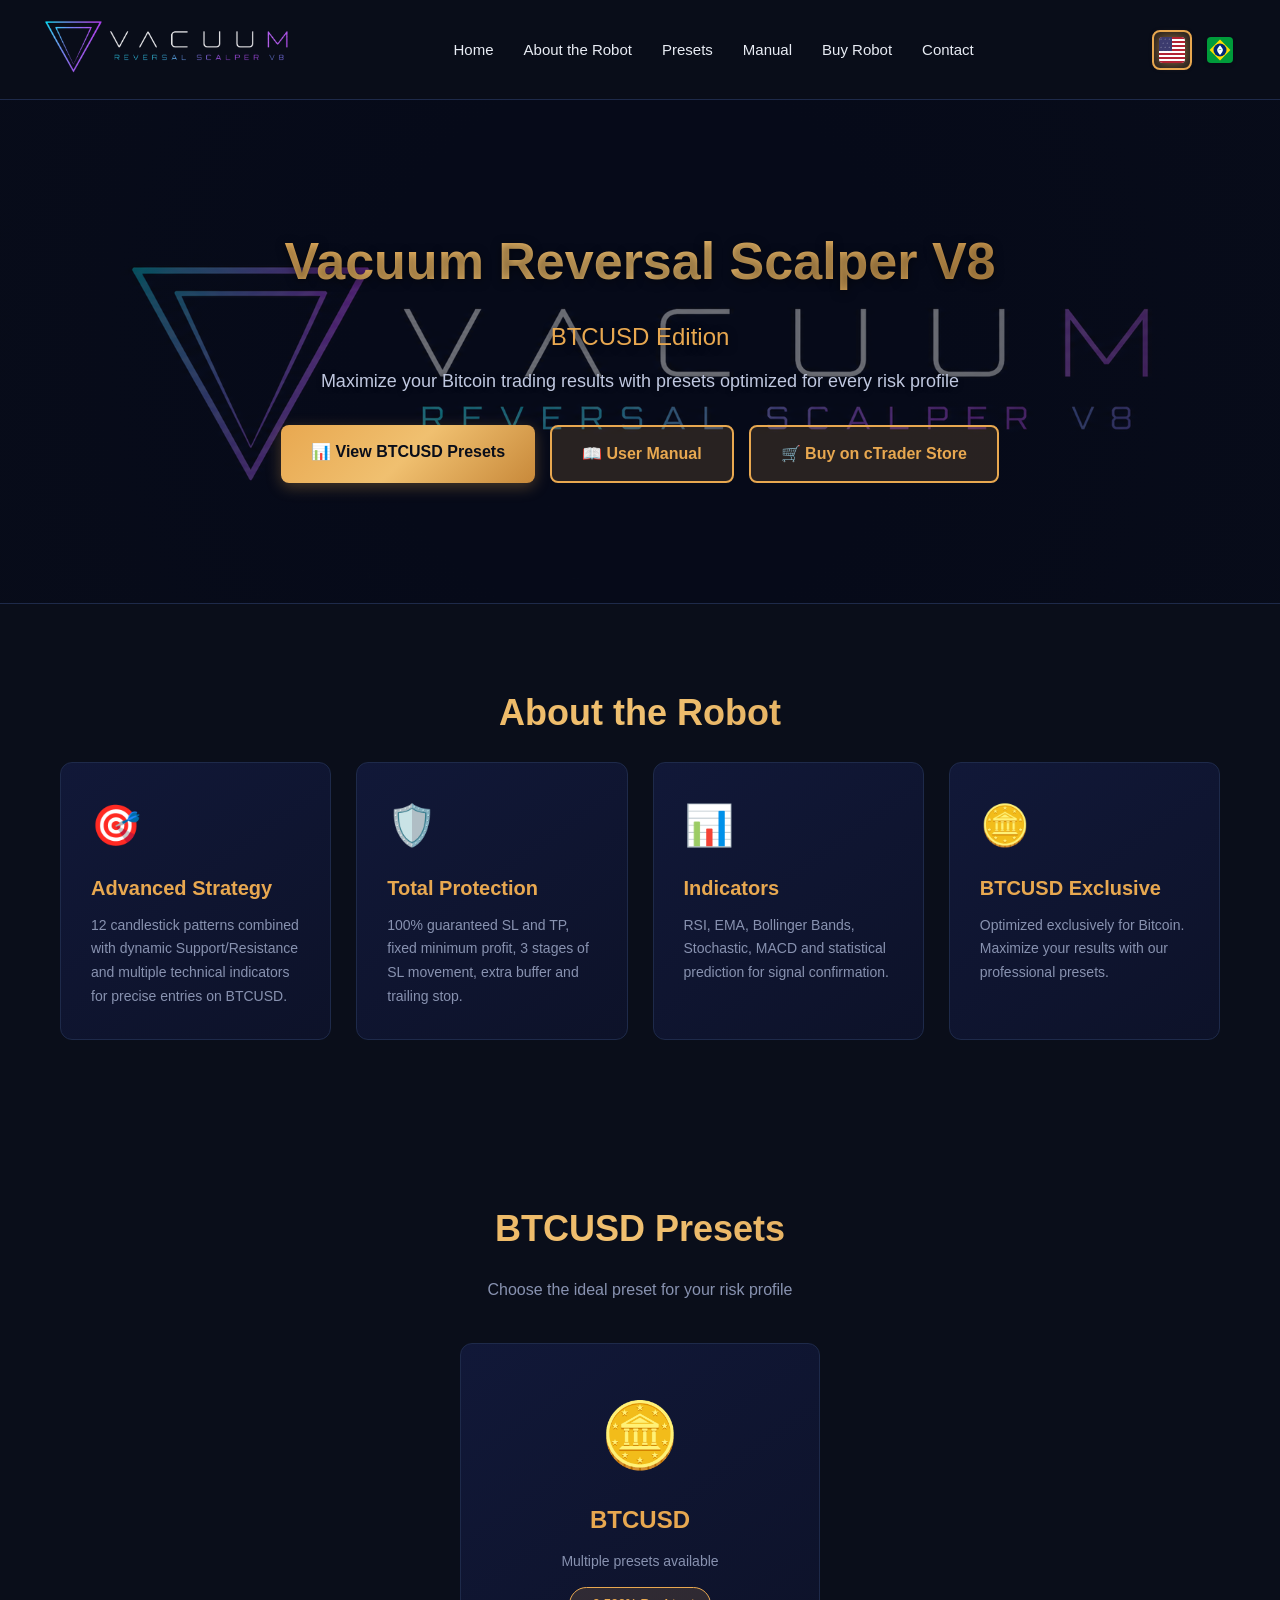
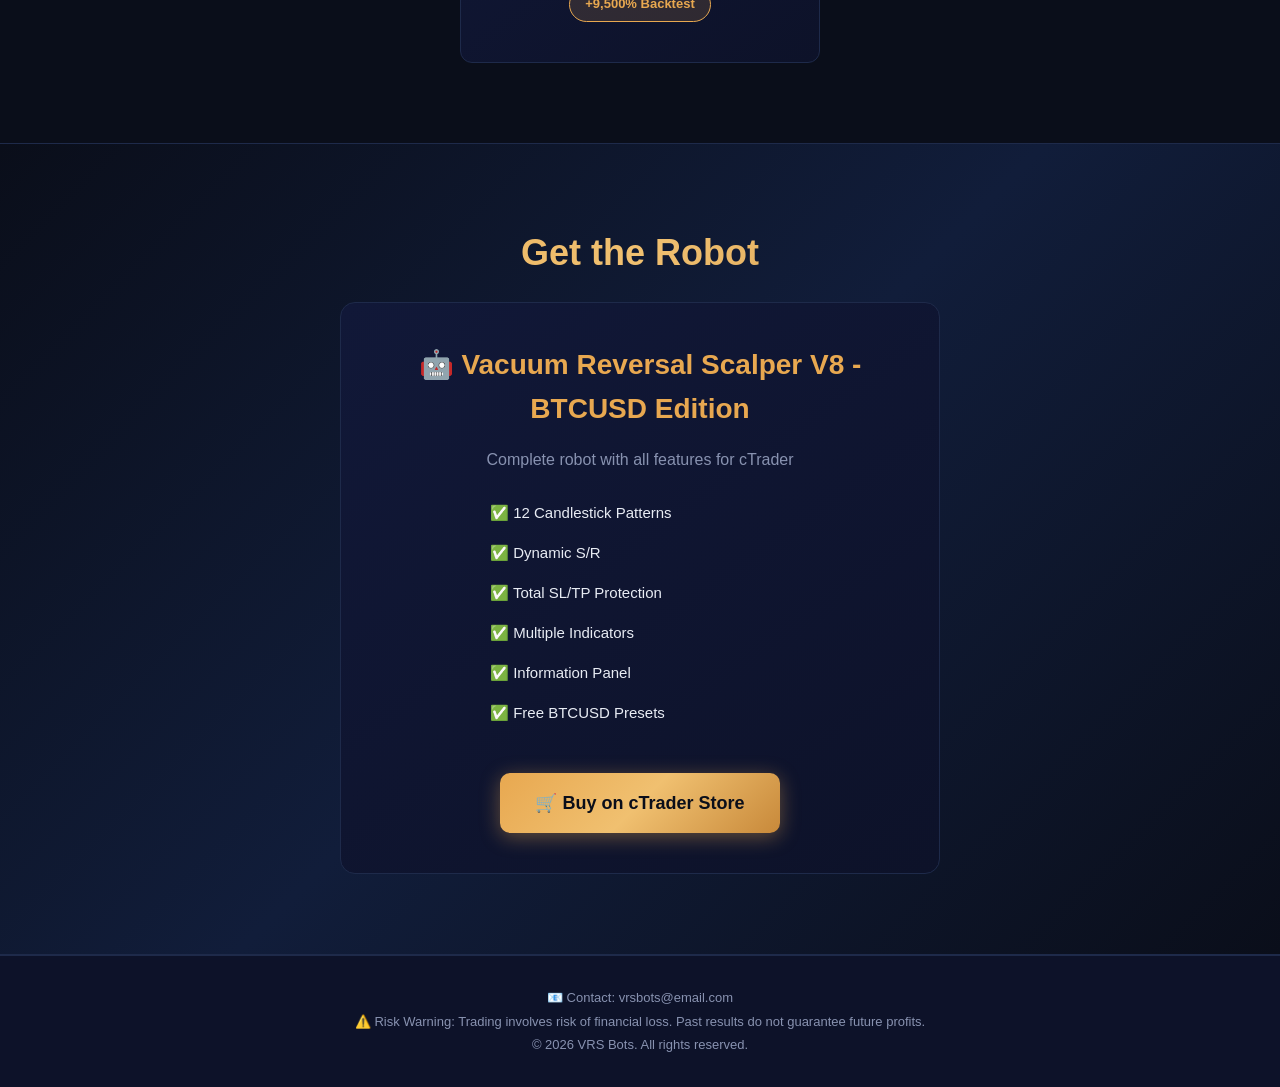
<file: index.html>
<!DOCTYPE html>
<html lang="en">
<head>
    <meta charset="UTF-8">
    <meta name="viewport" content="width=device-width, initial-scale=1.0">
    <title data-i18n="site.title">VRS Bots - Vacuum Reversal Scalper V8 - BTCUSD Edition</title>
    <meta name="description" data-i18n="site.description" content="Professional BTCUSD presets for Vacuum Reversal Scalper V8. Optimized performance for cTrader.">
    <link rel="stylesheet" href="https://sedenir-vitorino.github.io/Vaccum-Reversal-Scalper-V8/assets/css/style.css">
    <link rel="icon" type="image/x-icon" href="https://sedenir-vitorino.github.io/Vaccum-Reversal-Scalper-V8/assets/images/favicon.ico">
</head>
<body>
    <header>
        <nav>
            <div class="logo">
                <img src="https://sedenir-vitorino.github.io/Vaccum-Reversal-Scalper-V8/assets/images/logo.png" alt="VRS Bots" height="45">
            </div>
            <ul class="nav-links">
                <li><a href="#home" data-i18n="nav.home">Home</a></li>
                <li><a href="#about" data-i18n="nav.about">About the Robot</a></li>
                <li><a href="https://sedenir-vitorino.github.io/Vaccum-Reversal-Scalper-V8/presets/" data-i18n="nav.presets">Presets</a></li>
                <li><a href="https://sedenir-vitorino.github.io/Vaccum-Reversal-Scalper-V8/download/manual.html" data-i18n="nav.manual">Manual</a></li>
                <li><a href="#buy" data-i18n="nav.buy">Buy Robot</a></li>
                <li><a href="#contact" data-i18n="nav.contact">Contact</a></li>
            </ul>
        </nav>
    </header>

    <main>
        <!-- Hero com Banner -->
        <section id="home" class="hero">
            <h1 data-i18n="hero.title">Vacuum Reversal Scalper V8</h1>
            <p class="subtitle" data-i18n="hero.subtitle">BTCUSD Edition</p>
            <p data-i18n="hero.description">Maximize your Bitcoin trading results with presets optimized for every risk profile</p>
            <div class="cta-buttons">
                <a href="https://sedenir-vitorino.github.io/Vaccum-Reversal-Scalper-V8/presets/" class="btn-primary" data-i18n="hero.btn_presets">📊 View BTCUSD Presets</a>
                <a href="https://sedenir-vitorino.github.io/Vaccum-Reversal-Scalper-V8/download/manual.html" class="btn-secondary" data-i18n="hero.btn_manual">📖 User Manual</a>
                <a href="#buy" class="btn-secondary" data-i18n="hero.btn_buy">🛒 Buy on cTrader Store</a>
            </div>
        </section>

        <!-- Sobre o Robô -->
        <section id="about" class="about-section">
            <h2 data-i18n="about.title">About the Robot</h2>
            <div class="about-grid">
                <div class="about-card">
                    <div class="card-icon">🎯</div>
                    <h3 data-i18n="about.strategy.title">Advanced Strategy</h3>
                    <p data-i18n="about.strategy.desc">12 candlestick patterns combined with dynamic Support/Resistance and multiple technical indicators for precise entries on BTCUSD.</p>
                </div>
                <div class="about-card">
                    <div class="card-icon">🛡️</div>
                    <h3 data-i18n="about.protection.title">Total Protection</h3>
                    <p data-i18n="about.protection.desc">100% guaranteed SL and TP, fixed minimum profit, 3 stages of SL movement, extra buffer and trailing stop.</p>
                </div>
                <div class="about-card">
                    <div class="card-icon">📊</div>
                    <h3 data-i18n="about.indicators.title">Indicators</h3>
                    <p data-i18n="about.indicators.desc">RSI, EMA, Bollinger Bands, Stochastic, MACD and statistical prediction for signal confirmation.</p>
                </div>
                <div class="about-card">
                    <div class="card-icon">🪙</div>
                    <h3 data-i18n="about.asset.title">BTCUSD Exclusive</h3>
                    <p data-i18n="about.asset.desc">Optimized exclusively for Bitcoin. Maximize your results with our professional presets.</p>
                </div>
            </div>
        </section>

        <!-- Preset BTCUSD -->
        <section class="featured-presets">
            <h2 data-i18n="featured.title">BTCUSD Presets</h2>
            <p class="section-desc" data-i18n="featured.desc">Choose the ideal preset for your risk profile</p>
            
            <div class="preset-cards">
                <a href="presets/btcusd/" class="preset-card">
                    <span class="asset-icon">🪙</span>
                    <h3>BTCUSD</h3>
                    <p data-i18n="featured.presets_available">Multiple presets available</p>
                    <span class="badge">+9,500% Backtest</span>
                </a>
            </div>
        </section>

        <!-- Comprar Robô -->
        <section id="buy" class="buy-section">
            <h2 data-i18n="buy_section.title">Get the Robot</h2>
            <div class="buy-card">
                <div class="buy-info">
                    <h3 data-i18n="buy_section.robot_name">🤖 Vacuum Reversal Scalper V8 - BTCUSD Edition</h3>
                    <p data-i18n="buy_section.desc">Complete robot with all features for cTrader</p>
                    <ul data-i18n-list="buy_section.features">
                        <li>✅ 12 Candlestick Patterns</li>
                        <li>✅ Dynamic S/R</li>
                        <li>✅ Total SL/TP Protection</li>
                        <li>✅ Multiple Indicators</li>
                        <li>✅ Information Panel</li>
                        <li>✅ Free BTCUSD Presets</li>
                    </ul>
                    <a href="https://ctrader.com/loja/seu-robo-aqui" class="btn-buy" target="_blank" data-i18n="buy_section.btn">
                        🛒 Buy on cTrader Store
                    </a>
                </div>
            </div>
        </section>
    </main>

    <footer id="contact">
        <div class="footer-content">
            <p data-i18n="footer.contact">📧 Contact: vrsbots@email.com</p>
            <p data-i18n="footer.disclaimer">⚠️ Risk Warning: Trading involves risk of financial loss. Past results do not guarantee future profits.</p>
            <p data-i18n="footer.copyright">© 2026 VRS Bots. All rights reserved.</p>
        </div>
    </footer>

    <script src="https://sedenir-vitorino.github.io/Vaccum-Reversal-Scalper-V8/assets/js/i18n.js"></script>
    <script src="https://sedenir-vitorino.github.io/Vaccum-Reversal-Scalper-V8/assets/js/main.js"></script>
</body>
</html>
</file>
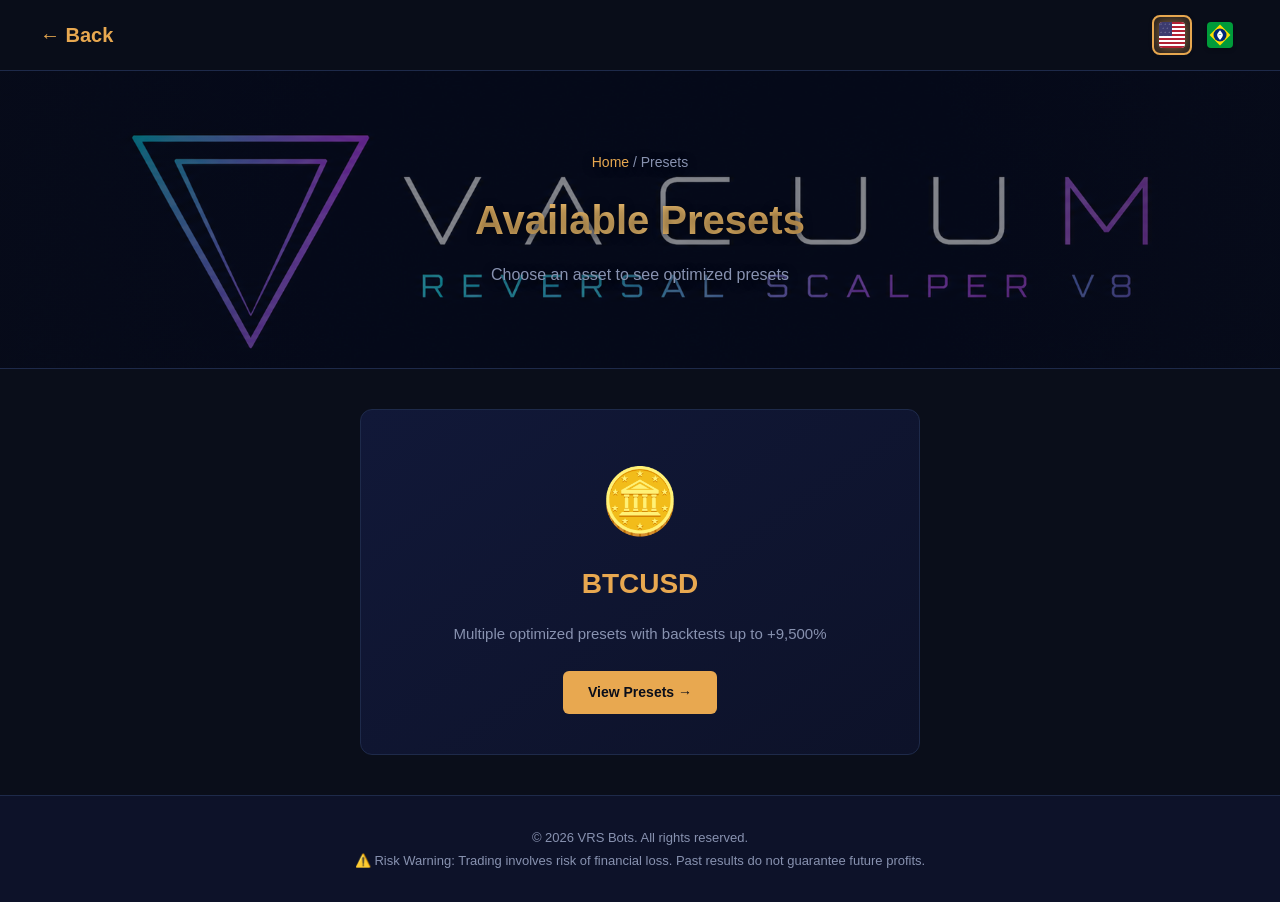
<file: presets/index.html>
<!DOCTYPE html>
<html lang="en">
<head>
    <meta charset="UTF-8">
    <meta name="viewport" content="width=device-width, initial-scale=1.0">
    <title data-i18n="presets_page.title">Presets - Vacuum Reversal Scalper V8</title>
    <meta name="description" content="BTCUSD optimized presets for Vacuum Reversal Scalper V8.">
    <link rel="stylesheet" href="https://sedenir-vitorino.github.io/Vaccum-Reversal-Scalper-V8/assets/css/style.css">
</head>
<body>
    <header>
        <nav>
            <a href="https://sedenir-vitorino.github.io/Vaccum-Reversal-Scalper-V8/index.html" class="logo" data-i18n="back">← Back</a>
        </nav>
    </header>

    <!-- Banner -->
    <div class="page-banner">
        <p class="breadcrumb">
            <a href="https://sedenir-vitorino.github.io/Vaccum-Reversal-Scalper-V8/index.html" data-i18n="optimization_page.breadcrumb_home">Home</a> / 
            <span data-i18n="optimization_page.breadcrumb_presets">Presets</span>
        </p>
        <h1 data-i18n="presets_page.title">📊 Available Presets</h1>
        <p data-i18n="presets_page.desc">Choose an asset to see optimized presets</p>
    </div>

    <main class="presets-page" style="max-width: 600px; margin: 40px auto; padding: 0 20px;">
        <a href="https://sedenir-vitorino.github.io/Vaccum-Reversal-Scalper-V8/presets/btcusd/" class="asset-card">
            <div class="asset-header">
                <span class="asset-icon">🪙</span>
                <h2>BTCUSD</h2>
            </div>
            <div class="asset-info">
                <p data-i18n="presets_page.btcusd_desc">Multiple optimized presets with backtests up to +9,500%</p>
            </div>
            <span class="btn-card" data-i18n="presets_page.view_presets">View Presets →</span>
        </a>
    </main>

    <footer>
        <p data-i18n="footer.copyright">© 2026 VRS Bots. All rights reserved.</p>
        <p data-i18n="footer.disclaimer">⚠️ Risk Warning: Trading involves risk of financial loss.</p>
    </footer>

    <script src="https://sedenir-vitorino.github.io/Vaccum-Reversal-Scalper-V8/assets/js/i18n.js"></script>
</body>
</html>
</file>
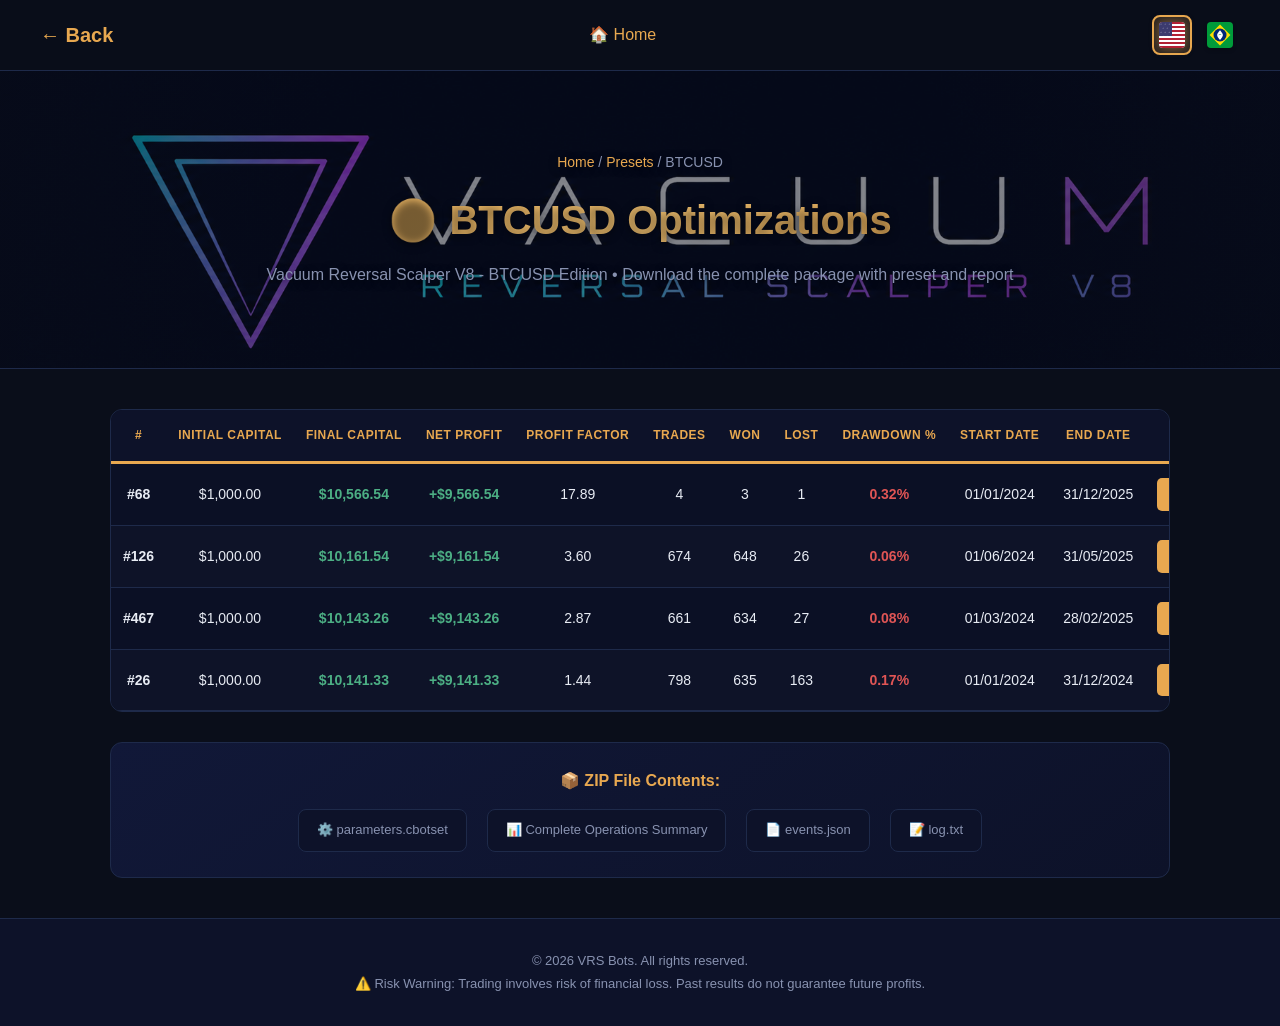
<file: presets/btcusd/index.html>
<!DOCTYPE html>
<html lang="en">
<head>
    <meta charset="UTF-8">
    <meta name="viewport" content="width=device-width, initial-scale=1.0">
    <title>BTCUSD Optimizations - Vacuum Reversal Scalper V8</title>
    <link rel="stylesheet" href="../../assets/css/style.css">
</head>
<body>
    <header>
        <nav>
            <a href="../index.html" class="logo" data-i18n="back">← Back</a>
            <a href="../../index.html" class="home-link" data-i18n="home_link">🏠 Home</a>
        </nav>
    </header>

    <!-- Banner -->
    <div class="page-banner">
        <p class="breadcrumb">
            <a href="../../index.html" data-i18n="optimization_page.breadcrumb_home">Home</a> / 
            <a href="../index.html" data-i18n="optimization_page.breadcrumb_presets">Presets</a> / 
            BTCUSD
        </p>
        <h1>🪙 BTCUSD Optimizations</h1>
        <p data-i18n="optimization_page.desc">Vacuum Reversal Scalper V8 • Download the complete package with preset and report</p>
    </div>

    <main class="preset-asset-page">
        <div class="table-container">
            <table class="optimization-table">
                <thead>
                    <tr>
                        <th data-i18n="optimization_page.table.optimization">#</th>
                        <th data-i18n="optimization_page.table.initial_capital">Initial Capital</th>
                        <th data-i18n="optimization_page.table.final_capital">Final Capital</th>
                        <th data-i18n="optimization_page.table.net_profit">Net Profit</th>
                        <th data-i18n="optimization_page.table.profit_factor">Profit Factor</th>
                        <th data-i18n="optimization_page.table.trades">Trades</th>
                        <th data-i18n="optimization_page.table.won_trades">Won</th>
                        <th data-i18n="optimization_page.table.lost_trades">Lost</th>
                        <th data-i18n="optimization_page.table.drawdown">Drawdown %</th>
                        <th data-i18n="optimization_page.table.start_date">Start Date</th>
                        <th data-i18n="optimization_page.table.end_date">End Date</th>
                        <th data-i18n="optimization_page.table.download">Download</th>
                    </tr>
                </thead>
                <tbody>
                    <tr>
                        <td><strong>#68</strong></td>
                        <td>$1,000.00</td>
                        <td class="positive">$10,566.54</td>
                        <td class="positive">+$9,566.54</td>
                        <td>17.89</td>
                        <td>4</td>
                        <td>3</td>
                        <td>1</td>
                        <td class="negative">0.32%</td>
                        <td>01/01/2024</td>
                        <td>31/12/2025</td>
                        <td><a href="presets/optimization-68.zip" class="btn-download" download>⬇️ Download</a></td>
                    </tr>
                    <tr>
                        <td><strong>#126</strong></td>
                        <td>$1,000.00</td>
                        <td class="positive">$10,161.54</td>
                        <td class="positive">+$9,161.54</td>
                        <td>3.60</td>
                        <td>674</td>
                        <td>648</td>
                        <td>26</td>
                        <td class="negative">0.06%</td>
                        <td>01/06/2024</td>
                        <td>31/05/2025</td>
                        <td><a href="presets/optimization-126.zip" class="btn-download" download>⬇️ Download</a></td>
                    </tr>
                    <tr>
                        <td><strong>#467</strong></td>
                        <td>$1,000.00</td>
                        <td class="positive">$10,143.26</td>
                        <td class="positive">+$9,143.26</td>
                        <td>2.87</td>
                        <td>661</td>
                        <td>634</td>
                        <td>27</td>
                        <td class="negative">0.08%</td>
                        <td>01/03/2024</td>
                        <td>28/02/2025</td>
                        <td><a href="presets/optimization-467.zip" class="btn-download" download>⬇️ Download</a></td>
                    </tr>
                    <tr>
                        <td><strong>#26</strong></td>
                        <td>$1,000.00</td>
                        <td class="positive">$10,141.33</td>
                        <td class="positive">+$9,141.33</td>
                        <td>1.44</td>
                        <td>798</td>
                        <td>635</td>
                        <td>163</td>
                        <td class="negative">0.17%</td>
                        <td>01/01/2024</td>
                        <td>31/12/2024</td>
                        <td><a href="presets/optimization-26.zip" class="btn-download" download>⬇️ Download</a></td>
                    </tr>
                </tbody>
            </table>
        </div>

        <!-- INFO DO PACOTE ZIP -->
        <div class="zip-info">
            <h3 data-i18n="optimization_page.zip_info.title">📦 ZIP File Contents:</h3>
            <div class="zip-items" data-i18n-html="optimization_page.zip_info.items">
                <span class="zip-item">⚙️ parameters.cbotset</span>
                <span class="zip-item">📊 Complete Operations Summary</span>
                <span class="zip-item">📄 events.json</span>
                <span class="zip-item">📝 log.txt</span>
            </div>
        </div>
    </main>

    <footer>
        <p data-i18n="footer.copyright">© 2026 VRS Bots. All rights reserved.</p>
        <p data-i18n="footer.disclaimer">⚠️ Risk Warning: Trading involves risk of financial loss.</p>
    </footer>

    <script src="/assets/js/i18n.js"></script>
</body>
</html>
</file>
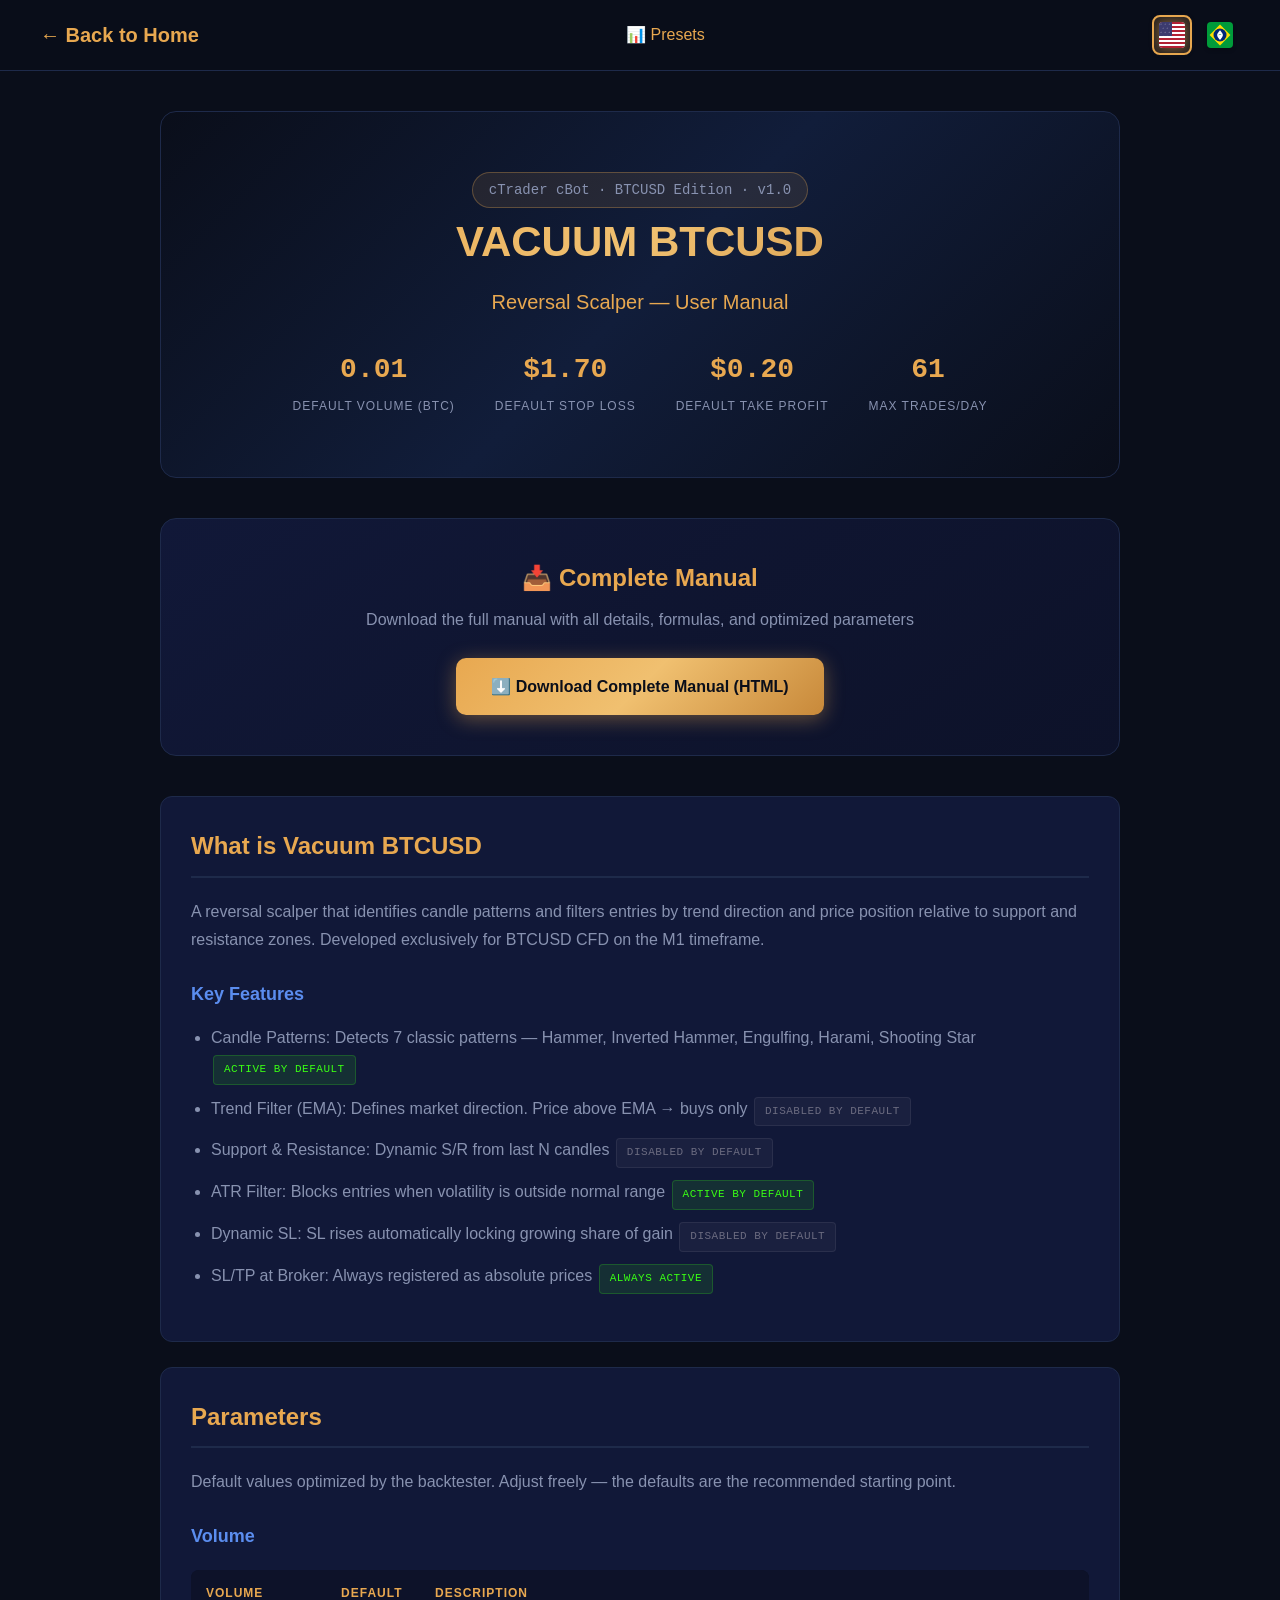
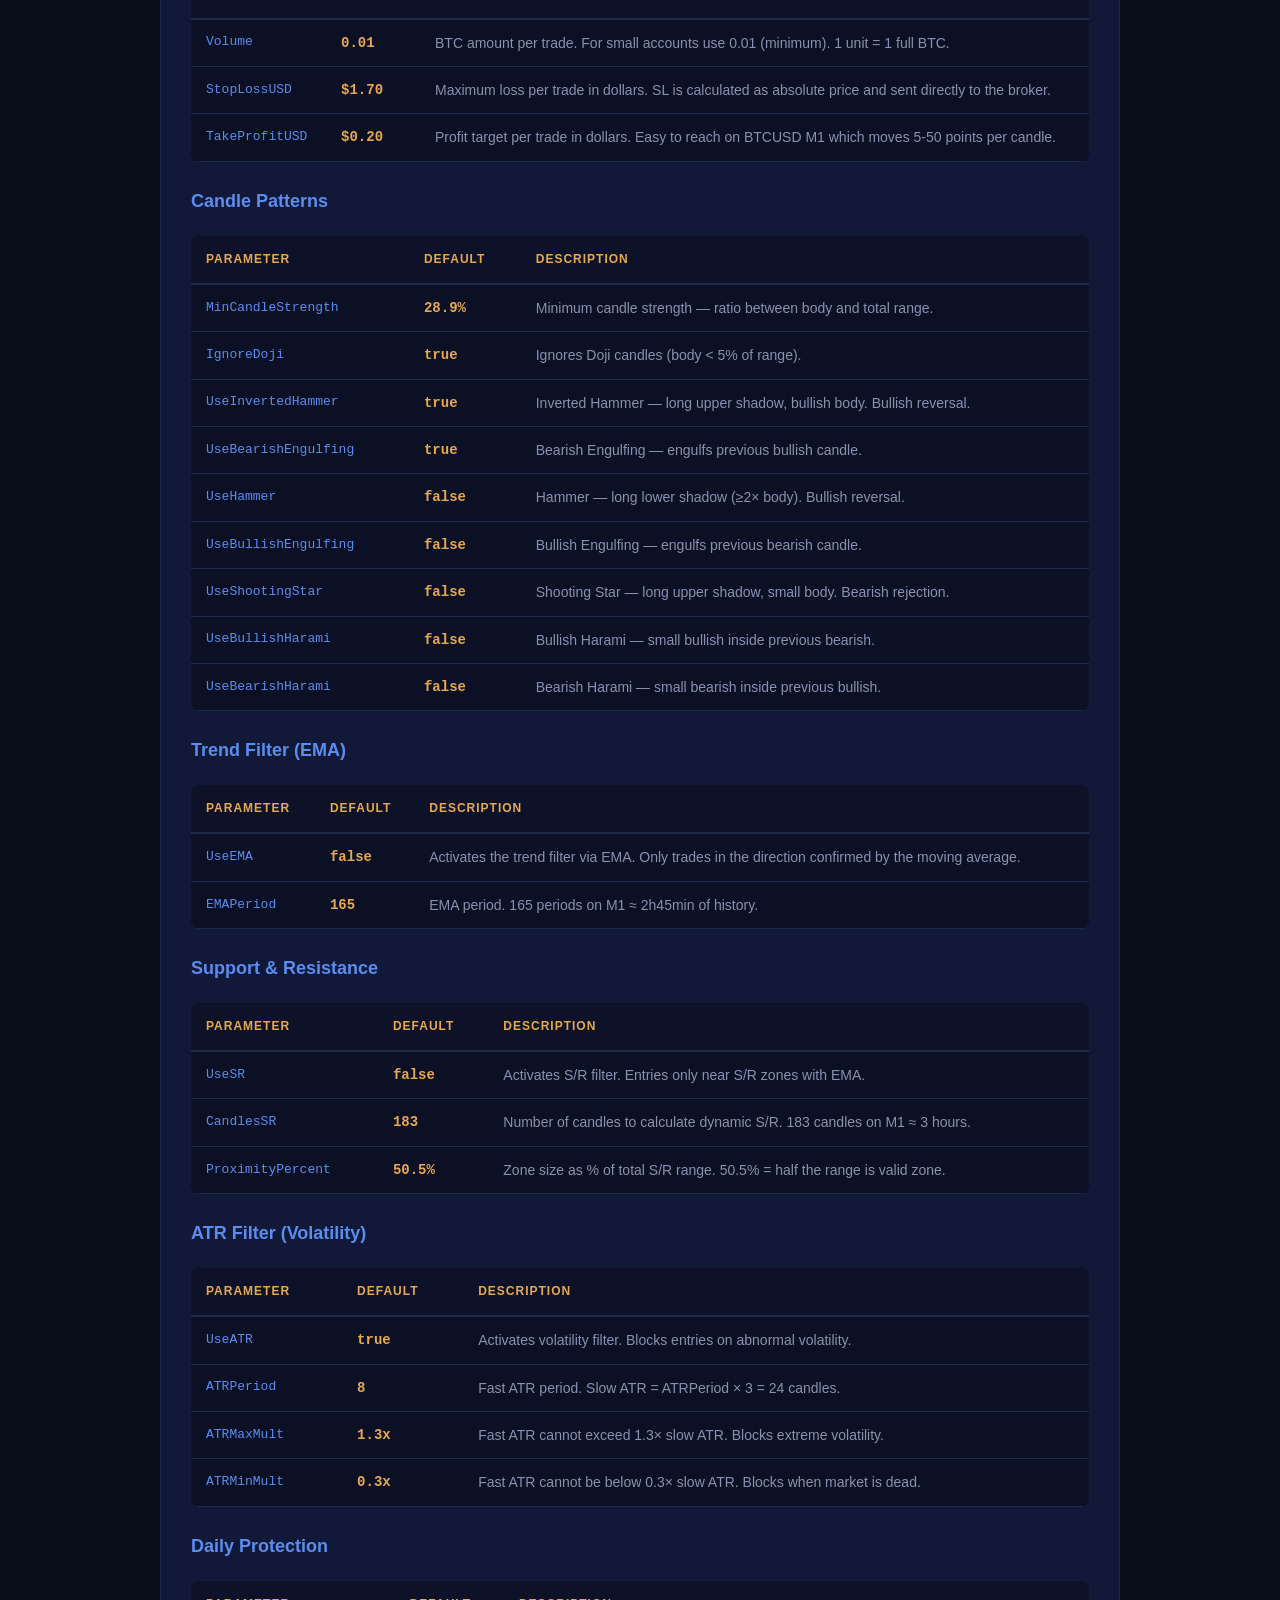
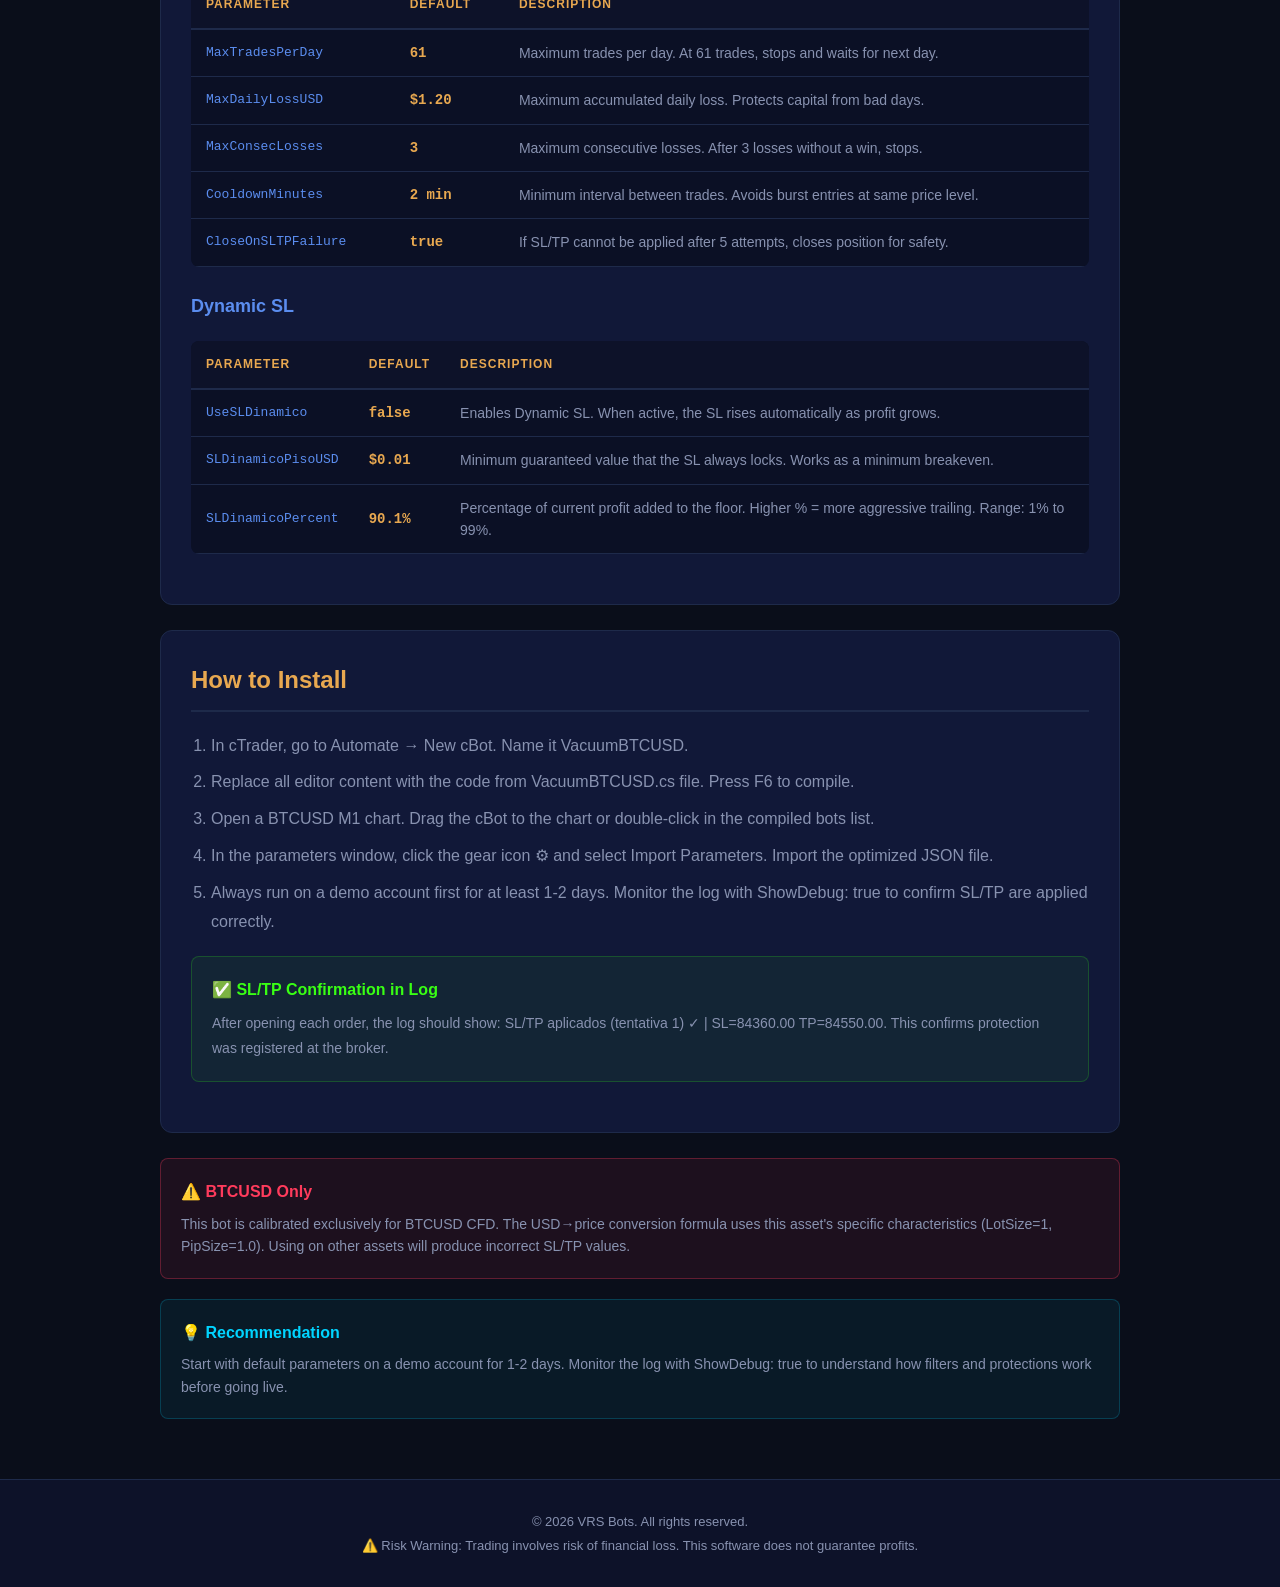
<file: manual.html>
<!DOCTYPE html>
<html lang="en">
<head>
    <meta charset="UTF-8">
    <meta name="viewport" content="width=device-width, initial-scale=1.0">
    <title data-i18n="site.title">Manual - Vacuum BTCUSD Edition</title>
    <link rel="stylesheet" href="/assets/css/style.css">
    <style>
        .manual-wrapper {
            max-width: 1000px;
            margin: 0 auto;
            padding: 40px 20px;
        }

        .manual-hero {
            text-align: center;
            padding: 60px 20px;
            margin-bottom: 40px;
            background: var(--gradient-hero);
            border-radius: 16px;
            border: 1px solid var(--border);
        }

        .manual-hero h1 {
            font-size: 42px;
            margin-bottom: 10px;
            background: var(--gradient-gold);
            -webkit-background-clip: text;
            -webkit-text-fill-color: transparent;
            background-clip: text;
        }

        .manual-hero .edition {
            font-size: 20px;
            color: var(--accent-primary);
            margin-bottom: 15px;
        }

        .manual-hero .version {
            font-family: 'Space Mono', monospace;
            font-size: 14px;
            color: var(--text-secondary);
            background: rgba(232, 168, 80, 0.1);
            display: inline-block;
            padding: 6px 16px;
            border-radius: 20px;
            border: 1px solid rgba(232, 168, 80, 0.3);
        }

        .manual-stats {
            display: flex;
            justify-content: center;
            gap: 40px;
            margin-top: 30px;
            flex-wrap: wrap;
        }

        .manual-stat {
            text-align: center;
        }

        .manual-stat .value {
            font-size: 28px;
            font-weight: 800;
            color: var(--accent-primary);
            font-family: 'Space Mono', monospace;
        }

        .manual-stat .label {
            font-size: 12px;
            color: var(--text-secondary);
            text-transform: uppercase;
            letter-spacing: 1px;
            margin-top: 5px;
        }

        .manual-section {
            background: var(--bg-card);
            border-radius: 12px;
            padding: 30px;
            margin-bottom: 25px;
            border: 1px solid var(--border);
        }

        .manual-section h2 {
            font-size: 24px;
            color: var(--accent-primary);
            margin-bottom: 20px;
            padding-bottom: 10px;
            border-bottom: 2px solid var(--border);
        }

        .manual-section h3 {
            font-size: 18px;
            color: var(--accent-blue);
            margin: 25px 0 15px;
        }

        .manual-section p {
            color: var(--text-secondary);
            line-height: 1.8;
            margin-bottom: 15px;
        }

        .manual-section ul,
        .manual-section ol {
            color: var(--text-secondary);
            line-height: 1.8;
            margin-left: 20px;
            margin-bottom: 15px;
        }

        .manual-section li {
            margin-bottom: 8px;
        }

        .manual-table {
            width: 100%;
            border-collapse: collapse;
            margin: 20px 0;
            background: var(--bg-table);
            border-radius: 8px;
            overflow: hidden;
        }

        .manual-table th {
            background: var(--bg-secondary);
            padding: 14px 15px;
            text-align: left;
            font-size: 12px;
            font-weight: 700;
            text-transform: uppercase;
            letter-spacing: 1px;
            color: var(--accent-primary);
            border-bottom: 2px solid var(--border);
        }

        .manual-table td {
            padding: 12px 15px;
            border-bottom: 1px solid var(--border);
            color: var(--text-secondary);
            font-size: 14px;
        }

        .manual-table td:first-child {
            font-family: 'Space Mono', monospace;
            color: var(--accent-blue);
            font-size: 13px;
        }

        .manual-table td:nth-child(2) {
            font-family: 'Space Mono', monospace;
            color: var(--accent-primary);
            font-weight: 600;
        }

        .alert-box {
            padding: 20px;
            border-radius: 8px;
            margin: 20px 0;
            border: 1px solid;
        }

        .alert-warning {
            background: rgba(255, 59, 92, 0.08);
            border-color: rgba(255, 59, 92, 0.3);
        }

        .alert-warning h4 { color: #ff3b5c; margin-bottom: 8px; }

        .alert-info {
            background: rgba(0, 212, 255, 0.06);
            border-color: rgba(0, 212, 255, 0.2);
        }

        .alert-info h4 { color: #00d4ff; margin-bottom: 8px; }

        .alert-success {
            background: rgba(57, 255, 20, 0.06);
            border-color: rgba(57, 255, 20, 0.2);
        }

        .alert-success h4 { color: #39ff14; margin-bottom: 8px; }

        .alert-box p {
            color: var(--text-secondary);
            font-size: 14px;
            margin-bottom: 0;
        }

        .btn-download-manual {
            display: inline-block;
            padding: 16px 35px;
            background: var(--gradient-gold);
            color: #0a0e1a !important;
            border-radius: 10px;
            font-weight: 700;
            font-size: 16px;
            transition: all 0.3s;
            box-shadow: 0 4px 20px rgba(232, 168, 80, 0.4);
        }

        .btn-download-manual:hover {
            transform: translateY(-3px);
            box-shadow: 0 8px 30px rgba(232, 168, 80, 0.6);
        }

        .download-box {
            text-align: center;
            padding: 40px;
            background: var(--gradient-card);
            border-radius: 16px;
            border: 1px solid var(--border);
            margin-bottom: 40px;
        }

        .download-box h2 {
            color: var(--accent-primary);
            margin-bottom: 10px;
        }

        .download-box p {
            color: var(--text-secondary);
            margin-bottom: 25px;
        }

        .filter-tag {
            display: inline-block;
            font-family: 'Space Mono', monospace;
            font-size: 11px;
            padding: 4px 10px;
            border-radius: 4px;
            margin: 2px;
            text-transform: uppercase;
            letter-spacing: 0.5px;
        }

        .tag-active {
            background: rgba(57, 255, 20, 0.1);
            color: #39ff14;
            border: 1px solid rgba(57, 255, 20, 0.2);
        }

        .tag-inactive {
            background: rgba(107, 107, 128, 0.1);
            color: #6b6b80;
            border: 1px solid rgba(107, 107, 128, 0.2);
        }

        .formula-box {
            background: var(--bg-secondary);
            border: 1px solid var(--border);
            border-left: 3px solid var(--accent-primary);
            border-radius: 0 12px 12px 0;
            padding: 20px 25px;
            margin: 20px 0;
            font-family: 'Space Mono', monospace;
            font-size: 14px;
        }

        .formula-box .formula-title {
            font-size: 11px;
            text-transform: uppercase;
            letter-spacing: 2px;
            color: var(--accent-primary);
            margin-bottom: 10px;
        }

        .formula-box .formula-main {
            font-size: 16px;
            color: var(--text-primary);
            margin-bottom: 15px;
        }

        .formula-box .formula-example {
            color: var(--text-secondary);
            font-size: 13px;
            line-height: 2;
        }

        .formula-box .formula-example span {
            color: #39ff14;
        }

        @media (max-width: 768px) {
            .manual-hero h1 {
                font-size: 28px;
            }
            .manual-stats {
                gap: 20px;
            }
            .manual-stat .value {
                font-size: 22px;
            }
            .manual-section {
                padding: 20px;
            }
        }
    </style>
</head>
<body>
    <header>
        <nav>
            <a href="index.html" class="logo" data-i18n="manual.back">← Back to Home</a>
            <a href="presets/" class="home-link" data-i18n="manual.presets_link">📊 Presets</a>
        </nav>
    </header>

    <div class="manual-wrapper">
        <!-- Hero -->
        <div class="manual-hero">
            <span class="version" data-i18n="manual.badge">cTrader cBot · BTCUSD Edition · v3.5</span>
            <h1 data-i18n="manual.hero_title">VACUUM BTCUSD</h1>
            <p class="edition" data-i18n="manual.hero_sub">Reversal Scalper — User Manual</p>
            
            <div class="manual-stats">
                <div class="manual-stat">
                    <div class="value">0.01</div>
                    <div class="label" data-i18n="manual.stat_volume">Default Volume (BTC)</div>
                </div>
                <div class="manual-stat">
                    <div class="value">$1.70</div>
                    <div class="label" data-i18n="manual.stat_sl">Default Stop Loss</div>
                </div>
                <div class="manual-stat">
                    <div class="value">$0.20</div>
                    <div class="label" data-i18n="manual.stat_tp">Default Take Profit</div>
                </div>
                <div class="manual-stat">
                    <div class="value">61</div>
                    <div class="label" data-i18n="manual.stat_trades">Max trades/day</div>
                </div>
            </div>
        </div>

        <!-- Download Box -->
        <div class="download-box">
            <h2 data-i18n="manual.download_title">📥 Complete Manual</h2>
            <p data-i18n="manual.download_desc">Download the full manual with all details, formulas, and optimized parameters</p>
            <a href="docs/VacuumBTCUSD_Manual.html" class="btn-download-manual" download data-i18n="manual.download_btn">
                ⬇️ Download Complete Manual (HTML)
            </a>
        </div>

        <!-- Overview -->
        <div class="manual-section">
            <h2 data-i18n="manual.overview_title">🎯 What is Vacuum BTCUSD</h2>
            <p data-i18n="manual.overview_desc">A reversal scalper that identifies candle patterns and filters entries by trend direction and price position relative to support and resistance zones. Developed exclusively for BTCUSD CFD on the M1 timeframe.</p>
            
            <h3 data-i18n="manual.features_title">Key Features</h3>
            <ul>
                <li><span data-i18n="manual.feature_candles">Candle Patterns: Detects 7 classic patterns</span> <span class="filter-tag tag-active" data-i18n="manual.tag_active">Active by default</span></li>
                <li><span data-i18n="manual.feature_trend">Trend Filter (EMA): Defines market direction</span> <span class="filter-tag tag-inactive" data-i18n="manual.tag_inactive">Disabled by default</span></li>
                <li><span data-i18n="manual.feature_sr">Support & Resistance: Dynamic S/R from last N candles</span> <span class="filter-tag tag-inactive" data-i18n="manual.tag_inactive">Disabled by default</span></li>
                <li><span data-i18n="manual.feature_atr">ATR Filter: Blocks entries when volatility is outside normal range</span> <span class="filter-tag tag-active" data-i18n="manual.tag_active">Active by default</span></li>
                <li><span data-i18n="manual.feature_dynamic_sl">Dynamic SL: SL rises automatically</span> <span class="filter-tag tag-inactive" data-i18n="manual.tag_inactive">Disabled by default</span></li>
                <li><span data-i18n="manual.feature_sltp_broker">SL/TP at Broker: Always registered as absolute prices</span> <span class="filter-tag tag-active" data-i18n="manual.tag_always">Always active</span></li>
            </ul>
        </div>

        <!-- Parameters -->
        <div class="manual-section">
            <h2 data-i18n="manual.params_title">⚙️ Parameters</h2>
            <p data-i18n="manual.params_desc">Default values optimized by the backtester. Adjust freely — the defaults are the recommended starting point.</p>
            
            <h3 data-i18n="manual.group_volume">Volume</h3>
            <table class="manual-table">
                <tr><th data-i18n="manual.param_volume">Parameter</th><th>Default</th><th>Description</th></tr>
                <tr><td>Volume</td><td>0.01</td><td data-i18n="manual.param_desc_volume">BTC amount per trade. Use 0.01 for small accounts.</td></tr>
                <tr><td>StopLossUSD</td><td>$1.70</td><td data-i18n="manual.param_desc_sl">Max loss per trade. With 0.01 BTC ≈ 170 price points.</td></tr>
                <tr><td>TakeProfitUSD</td><td>$0.20</td><td data-i18n="manual.param_desc_tp">Profit target per trade. With 0.01 BTC ≈ 20 price points.</td></tr>
            </table>

            <h3 data-i18n="manual.group_candles">Candle Patterns</h3>
            <table class="manual-table">
                <tr><th>Parameter</th><th>Default</th><th>Description</th></tr>
                <tr><td data-i18n="manual.param_min_strength">MinCandleStrength</td><td>28.9%</td><td data-i18n="manual.desc_min_strength">Minimum body/range ratio.</td></tr>
                <tr><td data-i18n="manual.param_ignore_doji">IgnoreDoji</td><td>true</td><td data-i18n="manual.desc_ignore_doji">Ignores Doji candles.</td></tr>
                <tr><td data-i18n="manual.param_use_inverted">UseInvertedHammer</td><td>true</td><td data-i18n="manual.desc_inverted">Long upper shadow, bullish body.</td></tr>
                <tr><td data-i18n="manual.param_use_bearish_engulf">UseBearishEngulfing</td><td>true</td><td data-i18n="manual.desc_bearish_engulf">Bearish candle engulfs previous bullish.</td></tr>
                <tr><td data-i18n="manual.param_use_hammer">UseHammer</td><td>false</td><td data-i18n="manual.desc_hammer">Long lower shadow.</td></tr>
                <tr><td data-i18n="manual.param_use_bullish_engulf">UseBullishEngulfing</td><td>false</td><td data-i18n="manual.desc_bullish_engulf">Bullish candle engulfs previous bearish.</td></tr>
                <tr><td data-i18n="manual.param_use_shooting">UseShootingStar</td><td>false</td><td data-i18n="manual.desc_shooting">Long upper shadow, small body.</td></tr>
                <tr><td data-i18n="manual.param_use_bullish_harami">UseBullishHarami</td><td>false</td><td data-i18n="manual.desc_bullish_harami">Small bullish inside previous bearish.</td></tr>
                <tr><td data-i18n="manual.param_use_bearish_harami">UseBearishHarami</td><td>false</td><td data-i18n="manual.desc_bearish_harami">Small bearish inside previous bullish.</td></tr>
            </table>

            <h3 data-i18n="manual.group_trend">Trend Filter (EMA)</h3>
            <table class="manual-table">
                <tr><th>Parameter</th><th>Default</th><th>Description</th></tr>
                <tr><td data-i18n="manual.param_use_ema">UseEMA</td><td>false</td><td data-i18n="manual.desc_use_ema">Only trades in confirmed trend direction.</td></tr>
                <tr><td data-i18n="manual.param_ema_period">EMAPeriod</td><td>165</td><td data-i18n="manual.desc_ema_period">165 periods on M1 ≈ 2h45min.</td></tr>
            </table>

            <h3 data-i18n="manual.group_sr">Support & Resistance</h3>
            <table class="manual-table">
                <tr><th>Parameter</th><th>Default</th><th>Description</th></tr>
                <tr><td data-i18n="manual.param_use_sr">UseSR</td><td>false</td><td data-i18n="manual.desc_use_sr">Entries only near S/R zones.</td></tr>
                <tr><td data-i18n="manual.param_candles_sr">CandlesSR</td><td>183</td><td data-i18n="manual.desc_candles_sr">183 candles on M1 ≈ 3 hours.</td></tr>
                <tr><td data-i18n="manual.param_proximity">ProximityPercent</td><td>50.5%</td><td data-i18n="manual.desc_proximity">Zone size as % of total S/R range.</td></tr>
            </table>

            <h3 data-i18n="manual.group_atr">ATR Filter (Volatility)</h3>
            <table class="manual-table">
                <tr><th>Parameter</th><th>Default</th><th>Description</th></tr>
                <tr><td data-i18n="manual.param_use_atr">UseATR</td><td>true</td><td data-i18n="manual.desc_use_atr">Blocks entries on abnormal volatility.</td></tr>
                <tr><td data-i18n="manual.param_atr_period">ATRPeriod</td><td>8</td><td data-i18n="manual.desc_atr_period">Fast ATR period.</td></tr>
                <tr><td data-i18n="manual.param_atr_max">ATRMaxMult</td><td>1.3x</td><td data-i18n="manual.desc_atr_max">Max volatility multiplier.</td></tr>
                <tr><td data-i18n="manual.param_atr_min">ATRMinMult</td><td>0.3x</td><td data-i18n="manual.desc_atr_min">Min volatility multiplier.</td></tr>
            </table>

            <h3 data-i18n="manual.group_protection">Daily Protection</h3>
            <table class="manual-table">
                <tr><th>Parameter</th><th>Default</th><th>Description</th></tr>
                <tr><td data-i18n="manual.param_max_trades">MaxTradesPerDay</td><td>61</td><td data-i18n="manual.desc_max_trades">Maximum trades per day.</td></tr>
                <tr><td data-i18n="manual.param_max_loss">MaxDailyLossUSD</td><td>$1.20</td><td data-i18n="manual.desc_max_loss">Maximum daily loss.</td></tr>
                <tr><td data-i18n="manual.param_max_consec">MaxConsecLosses</td><td>3</td><td data-i18n="manual.desc_max_consec">Max consecutive losses.</td></tr>
                <tr><td data-i18n="manual.param_cooldown">CooldownMinutes</td><td>2 min</td><td data-i18n="manual.desc_cooldown">Minimum interval between trades.</td></tr>
                <tr><td data-i18n="manual.param_close_fail">CloseOnSLTPFailure</td><td>true</td><td data-i18n="manual.desc_close_fail">Close if SL/TP fails.</td></tr>
            </table>

            <h3 data-i18n="manual.group_dynamic_sl">Dynamic SL</h3>
            <table class="manual-table">
                <tr><th>Parameter</th><th>Default</th><th>Description</th></tr>
                <tr><td data-i18n="manual.param_use_sl_dinamico">UseSLDinamico</td><td>false</td><td data-i18n="manual.param_desc_use_sl">Enable dynamic SL trailing.</td></tr>
                <tr><td data-i18n="manual.param_sl_piso">SLDinamicoPisoUSD</td><td>$0.01</td><td data-i18n="manual.param_desc_piso">Minimum guaranteed profit locked.</td></tr>
                <tr><td data-i18n="manual.param_sl_percent">SLDinamicoPercent</td><td>90.1%</td><td data-i18n="manual.param_desc_percent">% of current profit added to floor.</td></tr>
            </table>
        </div>

        <!-- Installation -->
        <div class="manual-section">
            <h2 data-i18n="manual.install_title">🔧 Installation</h2>
            <ol>
                <li data-i18n="manual.install_step1_desc">Open cTrader → Automate → New cBot. Name it VacuumBTCUSD.</li>
                <li data-i18n="manual.install_step2_desc">Paste the code from VacuumBTCUSD.cs. Press F6 to compile.</li>
                <li data-i18n="manual.install_step3_desc">Open a BTCUSD M1 chart. Drag the cBot to the chart.</li>
                <li data-i18n="manual.install_step4_desc">Import optimized parameters (JSON file).</li>
                <li data-i18n="manual.install_step5_desc">Always test on Demo account first!</li>
            </ol>

            <div class="alert-box alert-success">
                <h4 data-i18n="manual.sltp_confirm_title">✅ SL/TP Confirmation</h4>
                <p data-i18n="manual.sltp_confirm_desc">After opening each order, the log should show: SL/TP aplicados (tentativa 1) ✓ | SL=84360.00 TP=84550.00. This confirms protection is active.</p>
            </div>
        </div>

        <!-- Warnings -->
        <div class="alert-box alert-warning">
            <h4 data-i18n="manual.warning_btc_only_title">⚠️ BTCUSD Only</h4>
            <p data-i18n="manual.warning_btc_only_desc">This bot is calibrated exclusively for BTCUSD CFD. Using on other assets will produce incorrect SL/TP values.</p>
        </div>

        <div class="alert-box alert-info">
            <h4 data-i18n="manual.recommendation_title">💡 Recommendation</h4>
            <p data-i18n="manual.recommendation_desc">Start with default parameters on a demo account for 1-2 days. Monitor the log with ShowDebug: true before going live.</p>
        </div>
    </div>

    <footer>
        <p data-i18n="manual.footer_copyright">© 2026 VRS Bots. All rights reserved.</p>
        <p data-i18n="manual.footer_disclaimer">⚠️ Risk Warning: Trading involves risk of financial loss.</p>
    </footer>

    <script src="assets/js/i18n.js"></script>
</body>
</html>
</file>
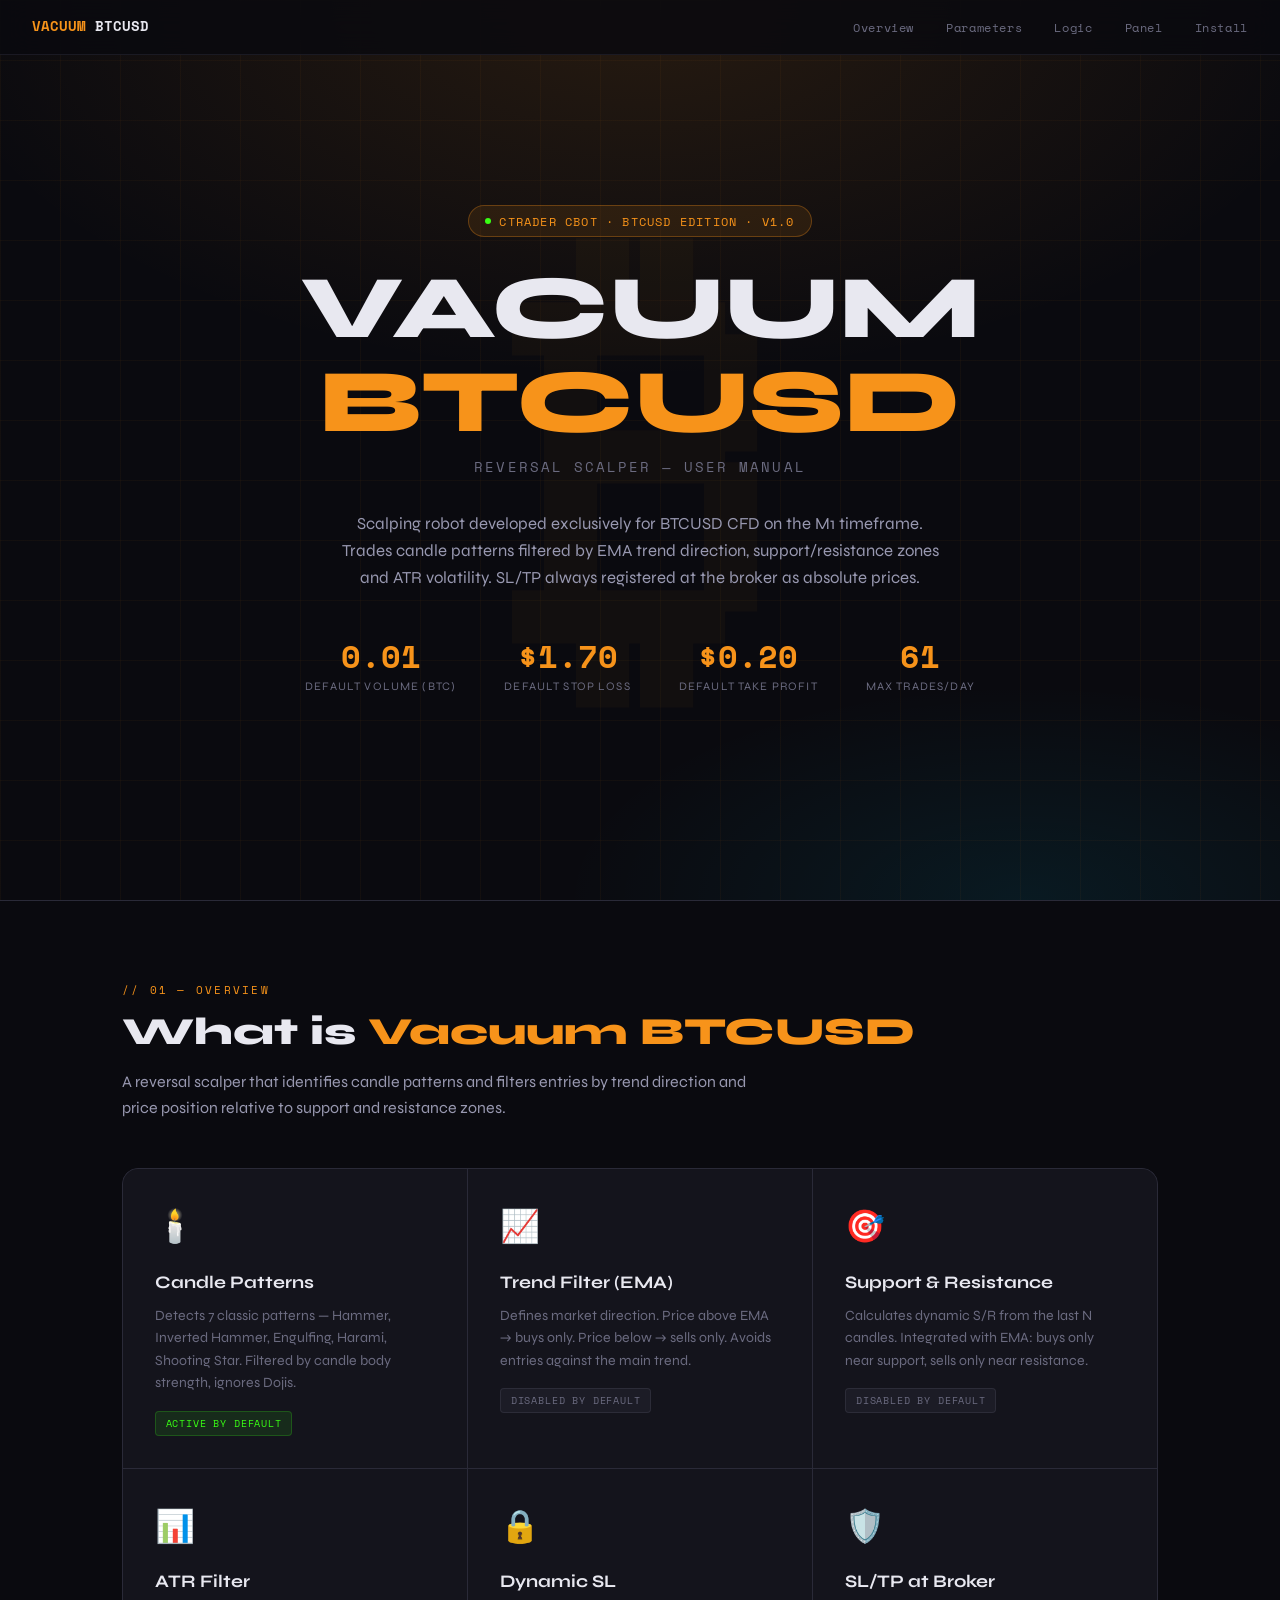
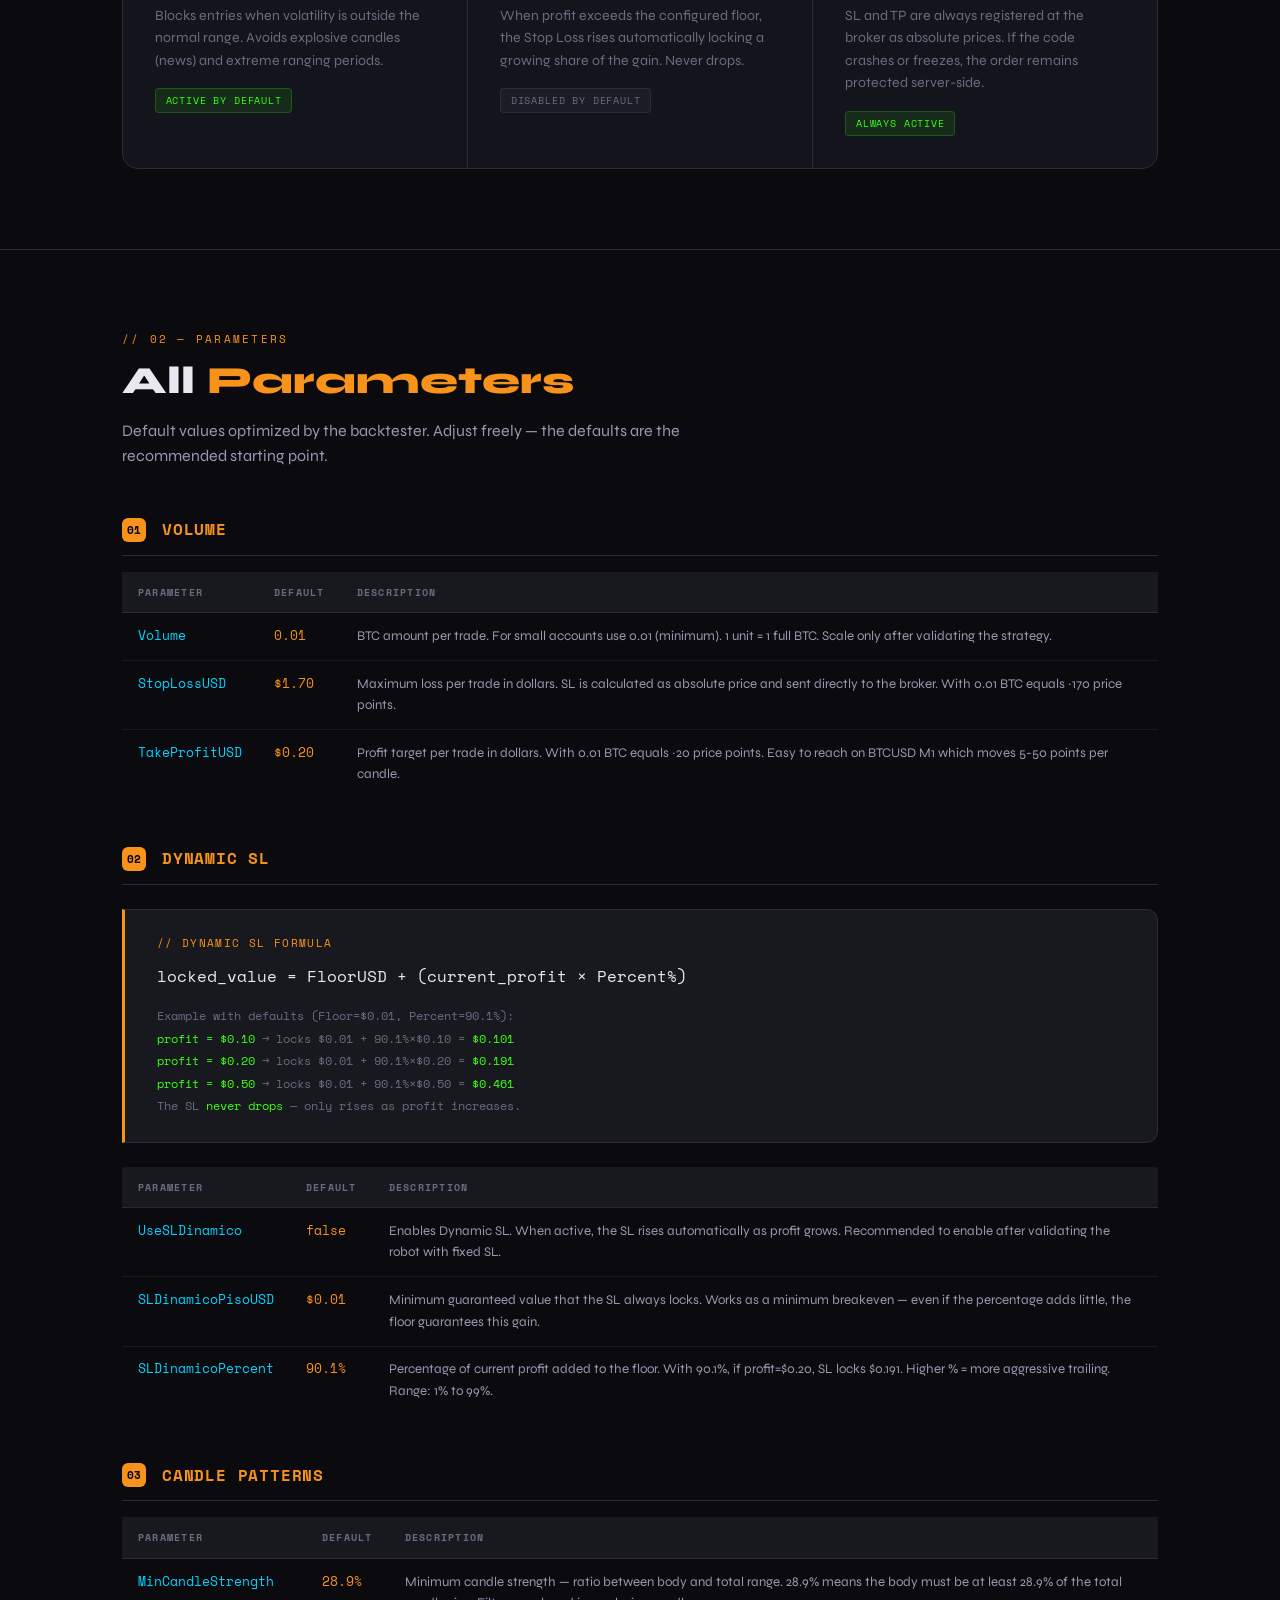
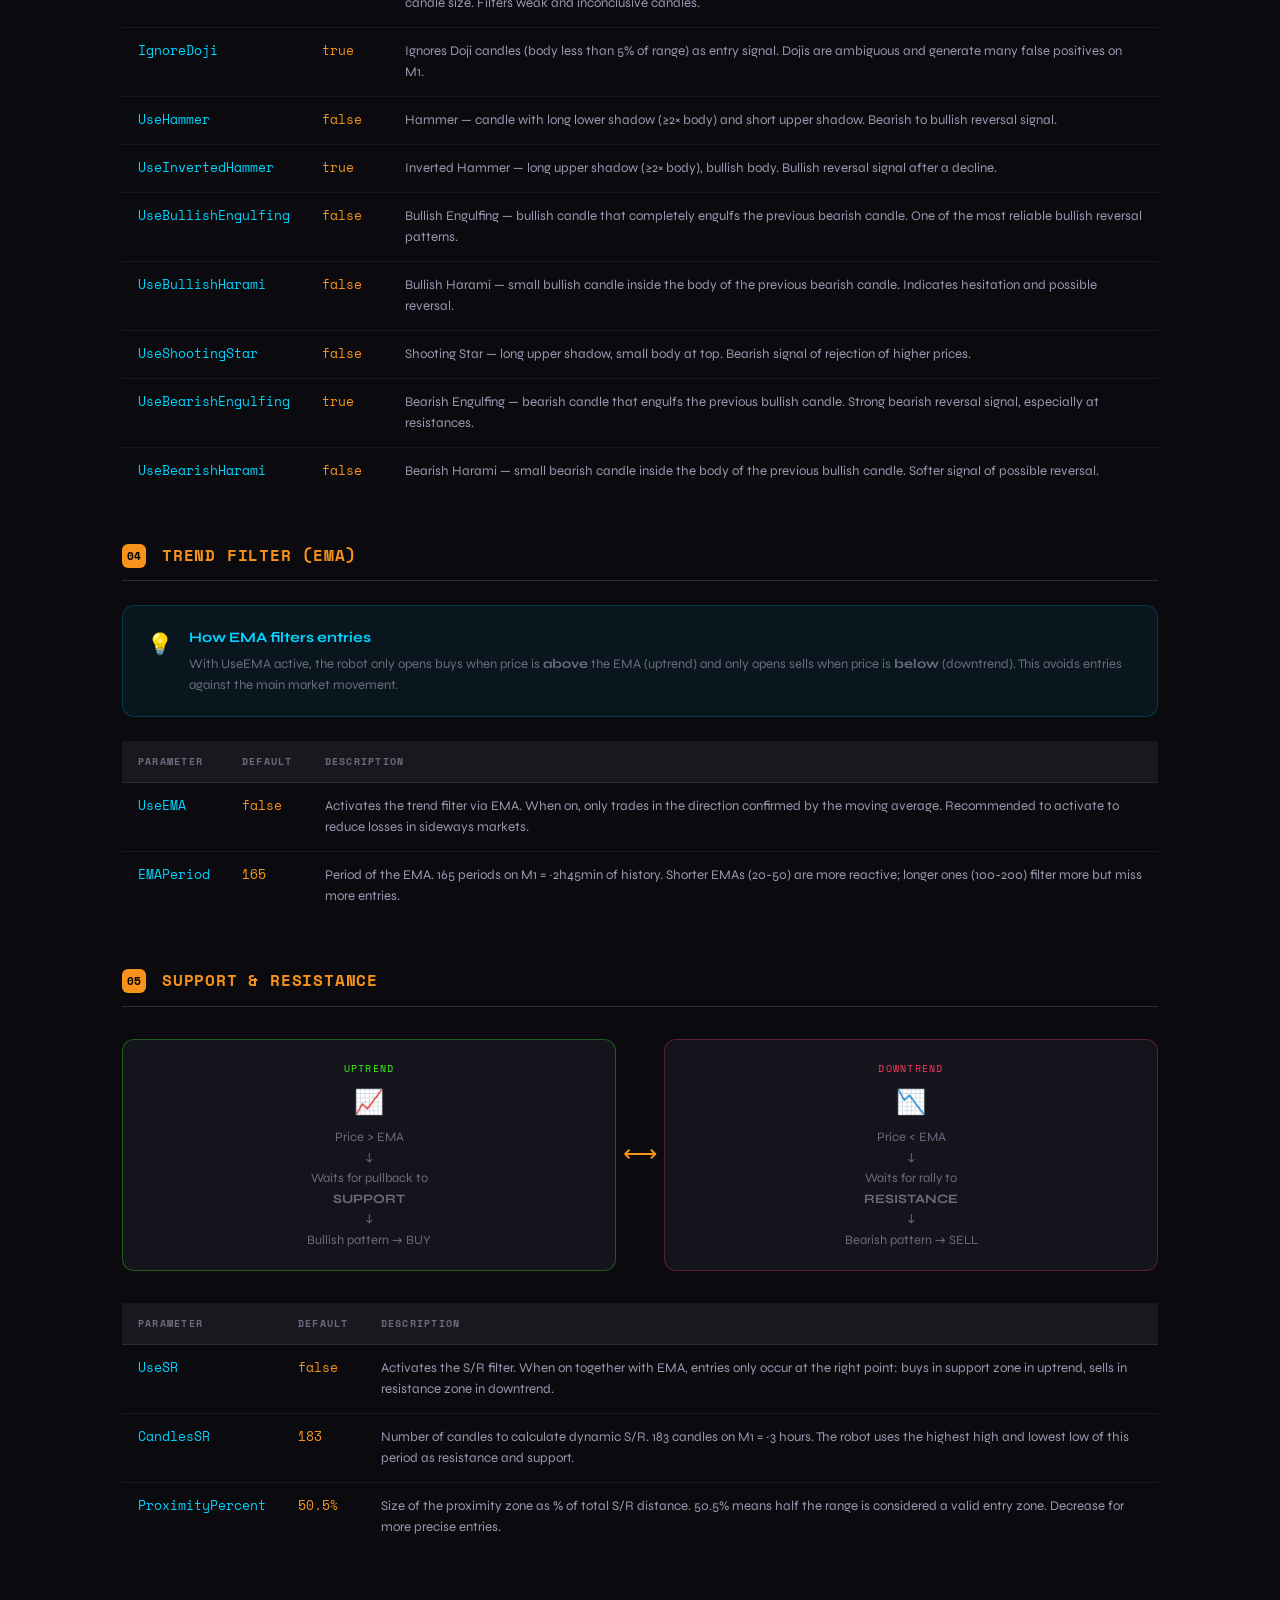
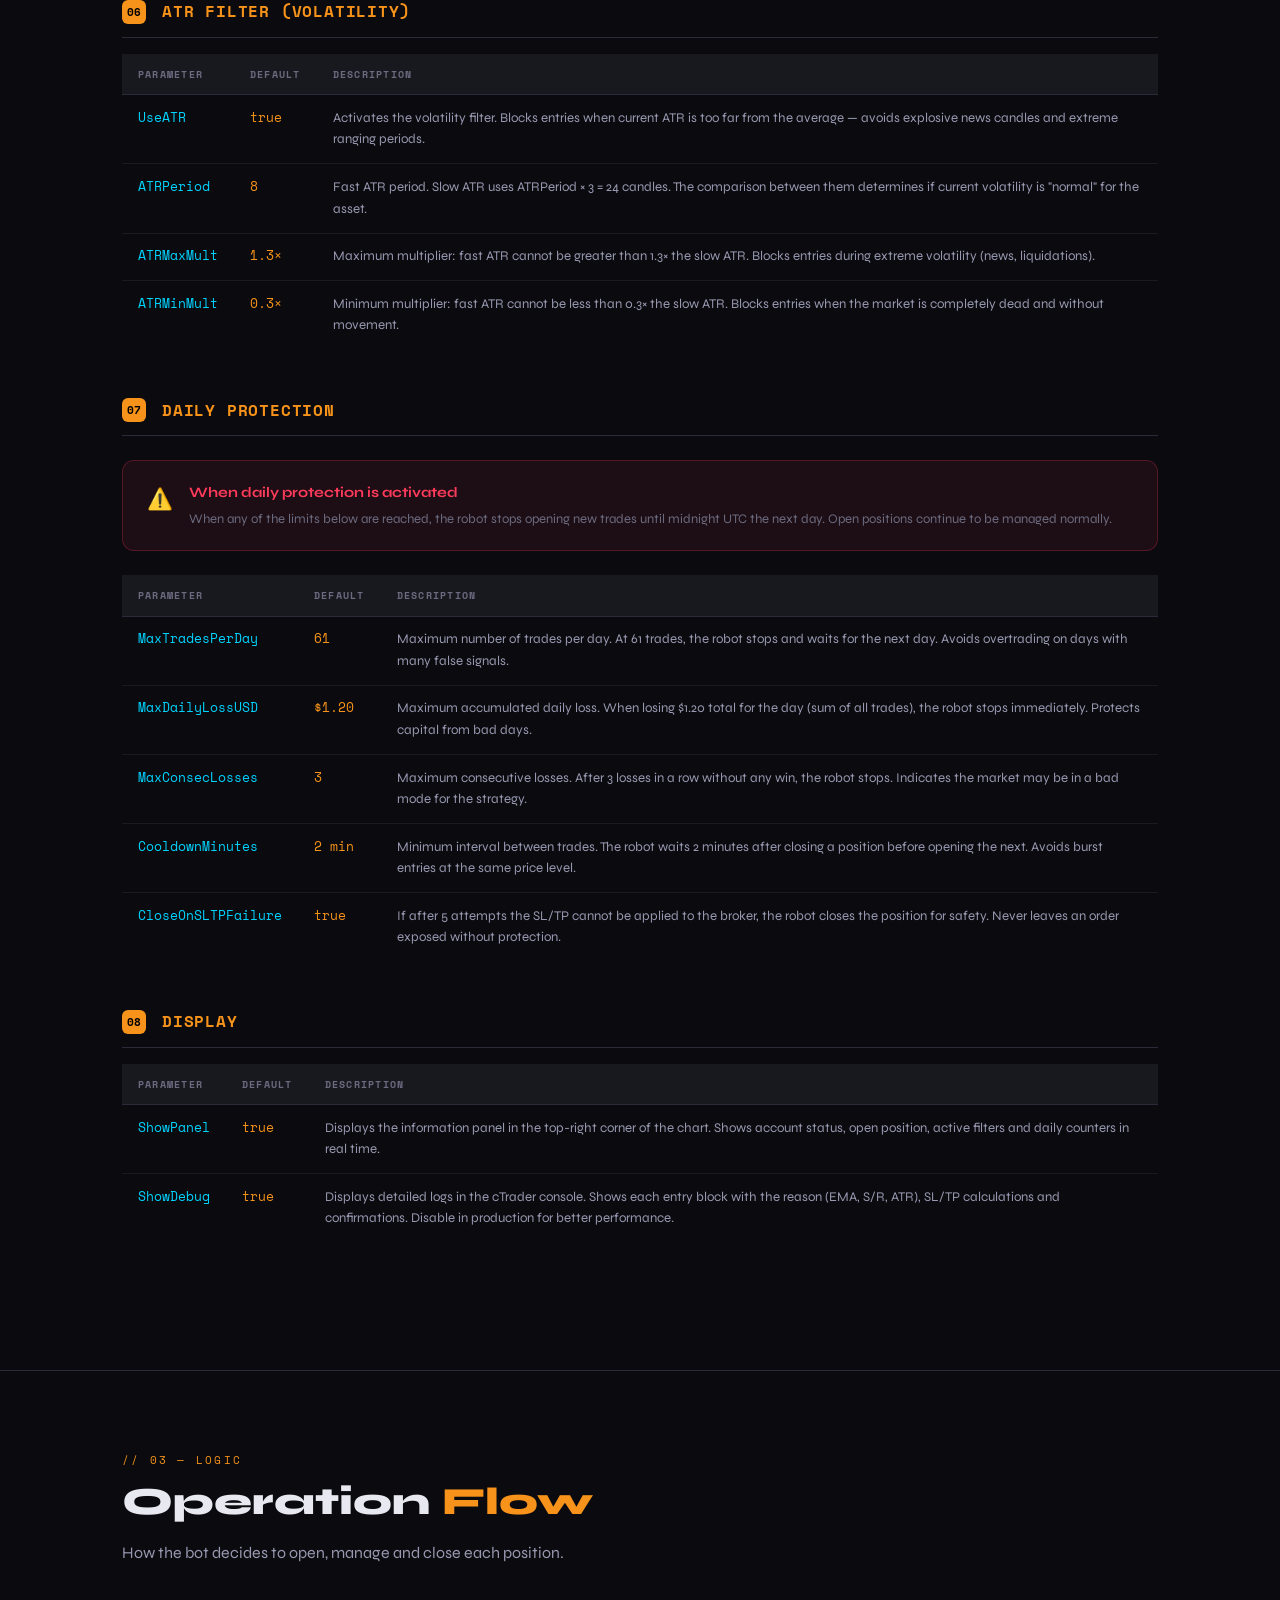
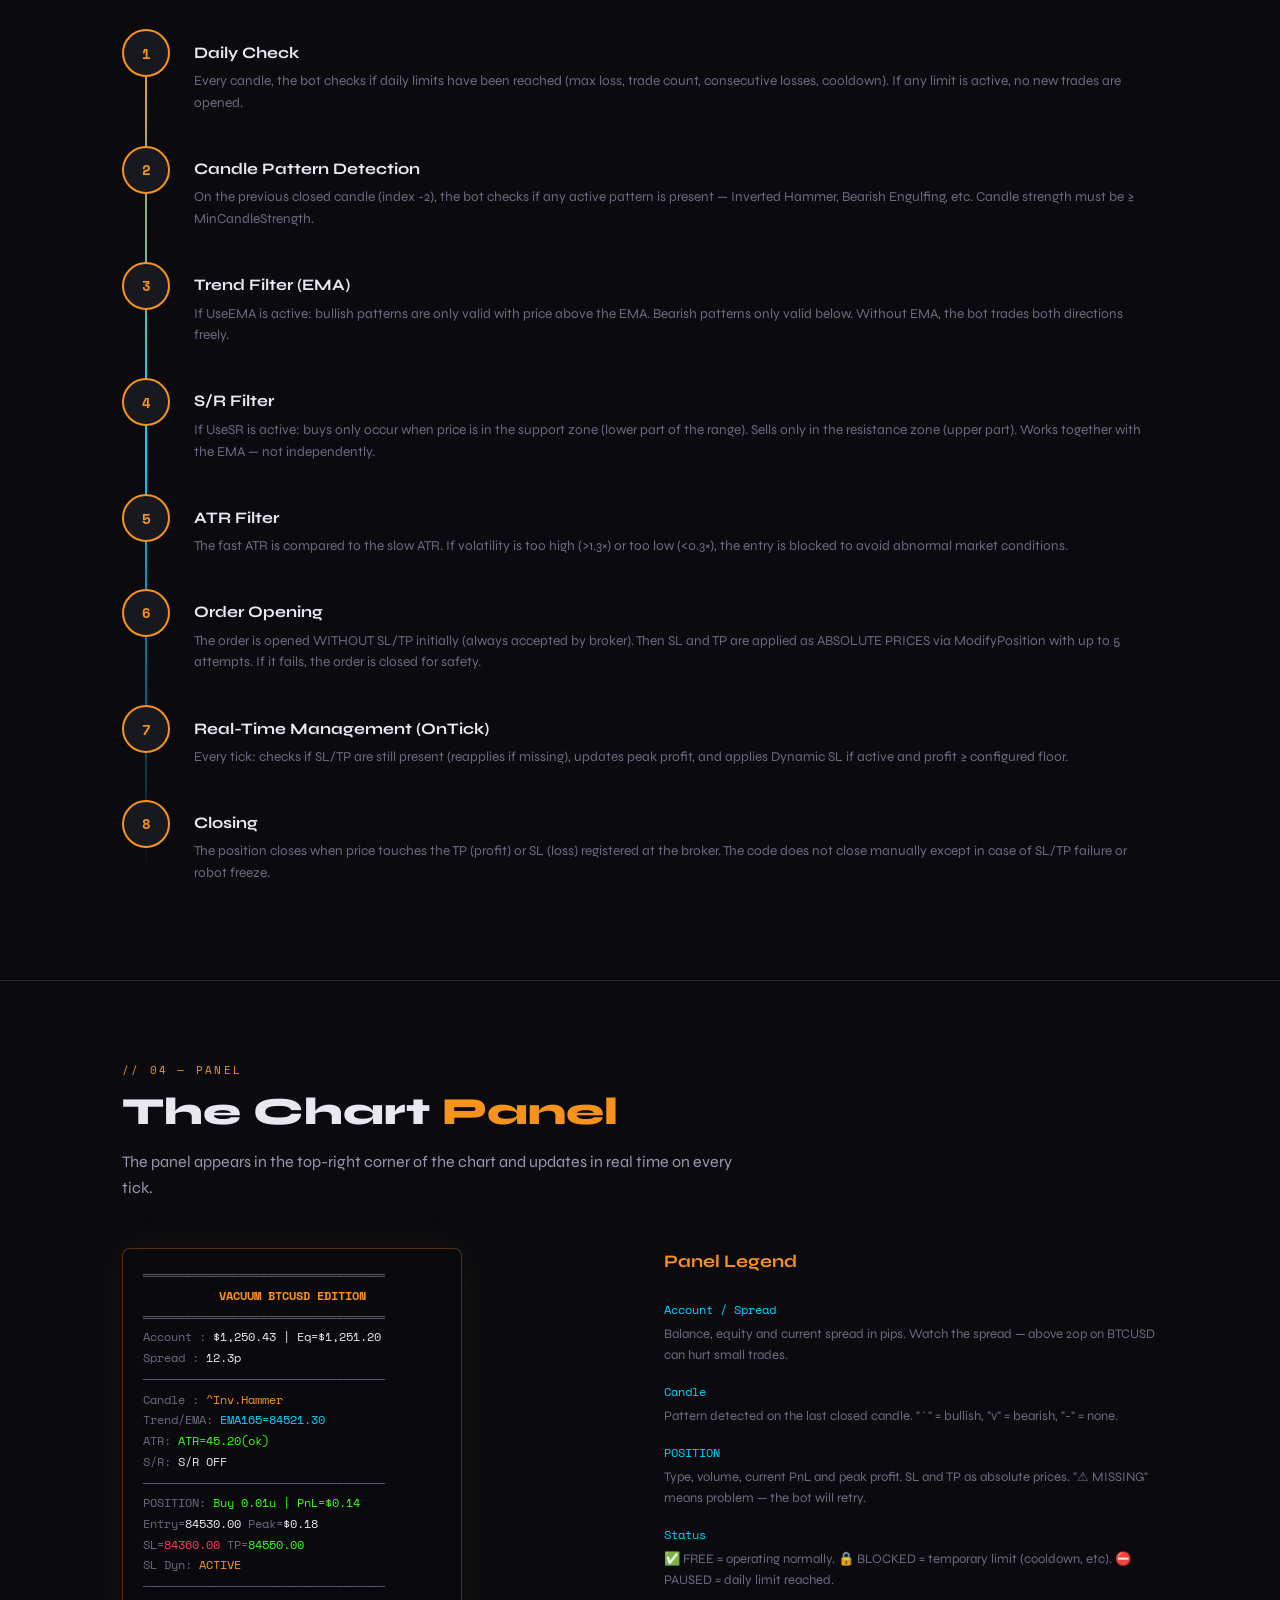
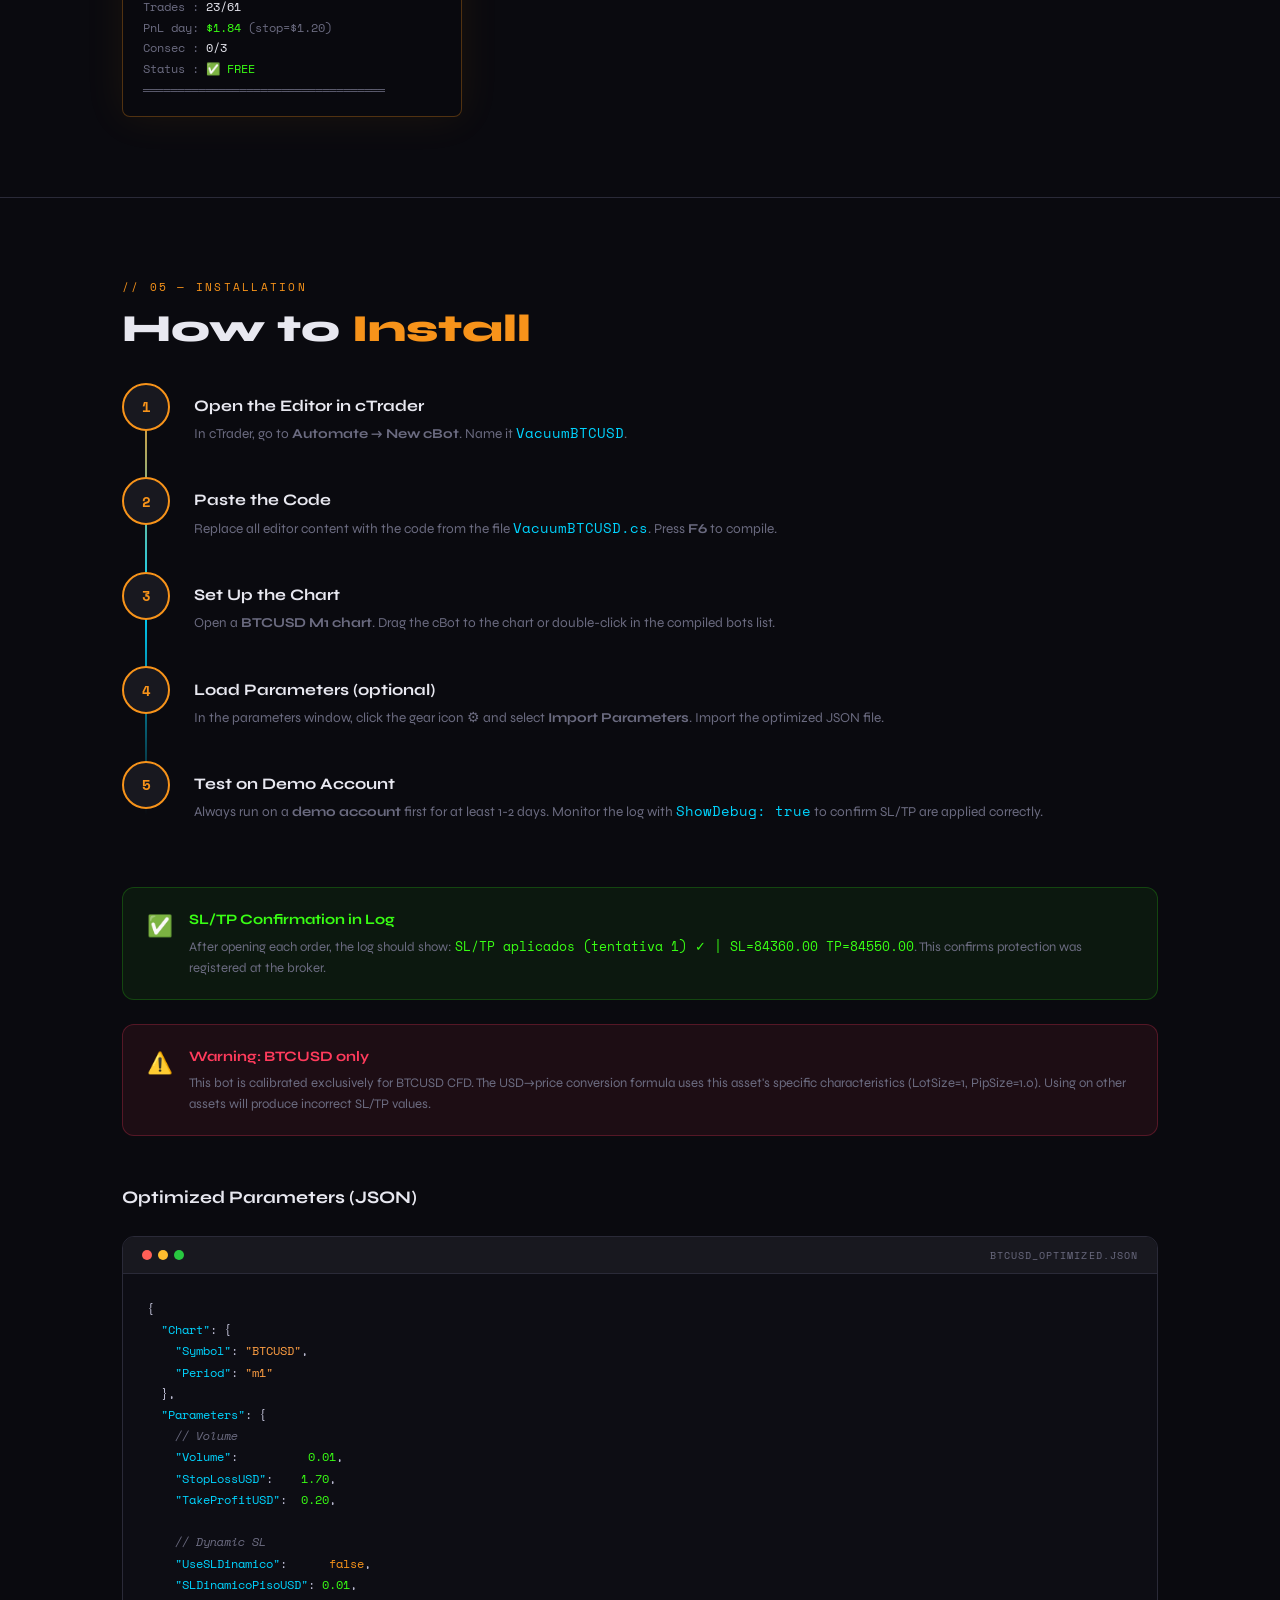
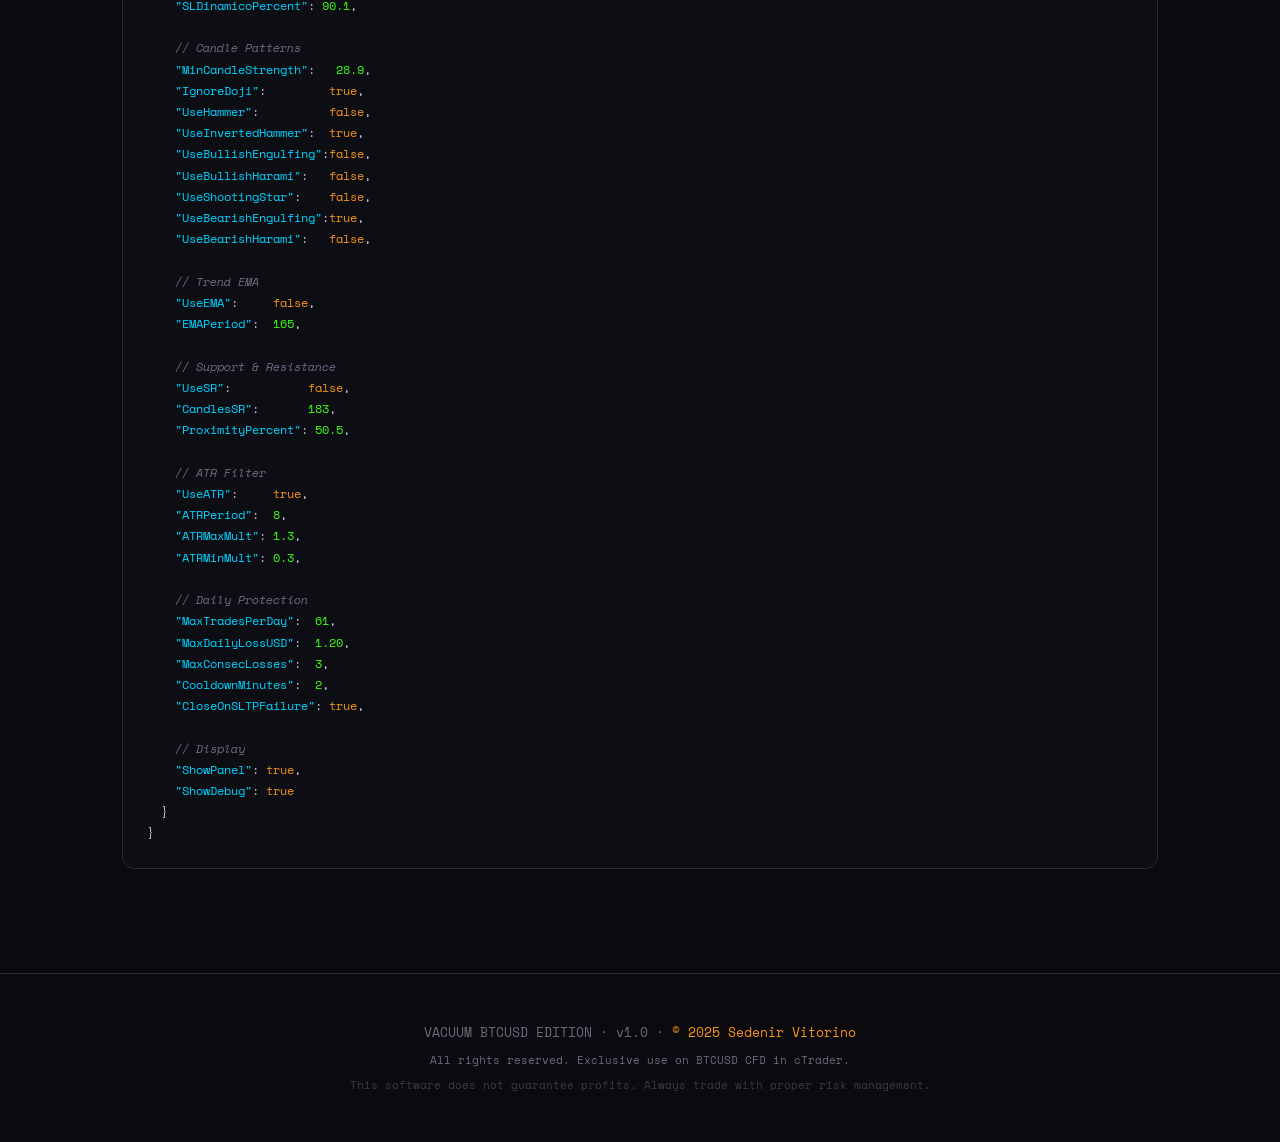
<file: docs/VacuumBTCUSD_Manual.html>
<!DOCTYPE html>
<html lang="en">
<head>
<meta charset="UTF-8">
<meta name="viewport" content="width=device-width, initial-scale=1.0">
<title>Vacuum BTCUSD Edition — User Manual</title>
<link href="https://fonts.googleapis.com/css2?family=Space+Mono:wght@400;700&family=Syne:wght@400;600;700;800&display=swap" rel="stylesheet">
<style>
  :root {
    --bg:        #0a0a0f;
    --bg2:       #111118;
    --bg3:       #18181f;
    --border:    #2a2a38;
    --accent:    #f7931a;
    --accent2:   #00d4ff;
    --accent3:   #39ff14;
    --danger:    #ff3b5c;
    --text:      #e8e8f0;
    --muted:     #6b6b80;
    --card:      #14141c;
  }

  * { margin: 0; padding: 0; box-sizing: border-box; }

  body {
    background: var(--bg);
    color: var(--text);
    font-family: 'Syne', sans-serif;
    line-height: 1.6;
    overflow-x: hidden;
  }

  ::-webkit-scrollbar { width: 4px; }
  ::-webkit-scrollbar-track { background: var(--bg); }
  ::-webkit-scrollbar-thumb { background: var(--accent); border-radius: 2px; }

  /* ── HERO ── */
  .hero {
    position: relative;
    min-height: 100vh;
    display: flex;
    flex-direction: column;
    justify-content: center;
    align-items: center;
    text-align: center;
    padding: 4rem 2rem;
    overflow: hidden;
  }

  .hero::before {
    content: '';
    position: absolute;
    inset: 0;
    background:
      radial-gradient(ellipse 80% 60% at 50% 0%, rgba(247,147,26,0.12) 0%, transparent 70%),
      radial-gradient(ellipse 60% 40% at 80% 100%, rgba(0,212,255,0.08) 0%, transparent 60%);
  }

  .hero-grid {
    position: absolute;
    inset: 0;
    background-image:
      linear-gradient(rgba(247,147,26,0.04) 1px, transparent 1px),
      linear-gradient(90deg, rgba(247,147,26,0.04) 1px, transparent 1px);
    background-size: 60px 60px;
    animation: gridPulse 8s ease-in-out infinite;
  }

  @keyframes gridPulse {
    0%, 100% { opacity: 0.5; }
    50% { opacity: 1; }
  }

  .btc-bg {
    position: absolute;
    font-size: 40vw;
    font-weight: 800;
    color: rgba(247,147,26,0.03);
    top: 50%;
    left: 50%;
    transform: translate(-50%, -50%);
    pointer-events: none;
    font-family: 'Space Mono', monospace;
    animation: float 12s ease-in-out infinite;
  }

  @keyframes float {
    0%, 100% { transform: translate(-50%, -50%) rotate(-5deg); }
    50% { transform: translate(-50%, -52%) rotate(-4deg); }
  }

  .badge {
    display: inline-flex;
    align-items: center;
    gap: 0.5rem;
    background: rgba(247,147,26,0.1);
    border: 1px solid rgba(247,147,26,0.3);
    color: var(--accent);
    padding: 0.35rem 1rem;
    border-radius: 100px;
    font-size: 0.75rem;
    font-family: 'Space Mono', monospace;
    letter-spacing: 0.1em;
    text-transform: uppercase;
    margin-bottom: 1.5rem;
    position: relative;
  }

  .badge::before {
    content: '';
    width: 6px; height: 6px;
    background: var(--accent3);
    border-radius: 50%;
    animation: blink 1.5s ease-in-out infinite;
  }

  @keyframes blink {
    0%, 100% { opacity: 1; }
    50% { opacity: 0.2; }
  }

  .hero h1 {
    font-size: clamp(2.5rem, 7vw, 6rem);
    font-weight: 800;
    line-height: 1.05;
    position: relative;
    margin-bottom: 0.5rem;
  }

  .hero h1 span { color: var(--accent); }

  .hero-sub {
    font-family: 'Space Mono', monospace;
    font-size: 0.85rem;
    color: var(--muted);
    letter-spacing: 0.15em;
    text-transform: uppercase;
    position: relative;
    margin-bottom: 2rem;
  }

  .hero-desc {
    max-width: 600px;
    color: #9898b0;
    font-size: 1.05rem;
    position: relative;
    margin-bottom: 3rem;
  }

  .hero-stats {
    display: flex;
    gap: 3rem;
    position: relative;
    flex-wrap: wrap;
    justify-content: center;
  }

  .stat {
    text-align: center;
  }

  .stat-value {
    font-size: 2rem;
    font-weight: 800;
    color: var(--accent);
    font-family: 'Space Mono', monospace;
    line-height: 1;
  }

  .stat-label {
    font-size: 0.72rem;
    color: var(--muted);
    text-transform: uppercase;
    letter-spacing: 0.1em;
    margin-top: 0.3rem;
  }

  /* ── MAIN LAYOUT ── */
  .container {
    max-width: 1100px;
    margin: 0 auto;
    padding: 0 2rem;
  }

  section {
    padding: 5rem 0;
    border-top: 1px solid var(--border);
  }

  .section-label {
    font-family: 'Space Mono', monospace;
    font-size: 0.7rem;
    color: var(--accent);
    letter-spacing: 0.2em;
    text-transform: uppercase;
    margin-bottom: 0.75rem;
  }

  .section-title {
    font-size: clamp(1.8rem, 3vw, 2.8rem);
    font-weight: 800;
    line-height: 1.1;
    margin-bottom: 1rem;
  }

  .section-desc {
    color: #9898b0;
    max-width: 640px;
    margin-bottom: 3rem;
    font-size: 1rem;
  }

  .cards {
    display: grid;
    grid-template-columns: repeat(auto-fit, minmax(300px, 1fr));
    gap: 1.5px;
    background: var(--border);
    border: 1px solid var(--border);
    border-radius: 16px;
    overflow: hidden;
  }

  .card {
    background: var(--card);
    padding: 2rem;
    position: relative;
    transition: background 0.2s;
  }

  .card:hover { background: var(--bg3); }

  .card-icon { font-size: 2rem; margin-bottom: 1rem; display: block; }

  .card h3 { font-size: 1.1rem; font-weight: 700; margin-bottom: 0.5rem; color: var(--text); }

  .card p { font-size: 0.88rem; color: var(--muted); line-height: 1.6; }

  .card .tag {
    display: inline-block;
    font-family: 'Space Mono', monospace;
    font-size: 0.65rem;
    padding: 0.2rem 0.6rem;
    border-radius: 4px;
    margin-top: 1rem;
    text-transform: uppercase;
    letter-spacing: 0.08em;
  }

  .tag-on  { background: rgba(57,255,20,0.1);  color: var(--accent3); border: 1px solid rgba(57,255,20,0.2); }
  .tag-off { background: rgba(107,107,128,0.1); color: var(--muted);   border: 1px solid rgba(107,107,128,0.2); }

  .param-group { margin-bottom: 3rem; }

  .param-group-title {
    display: flex; align-items: center; gap: 1rem;
    margin-bottom: 1rem; padding-bottom: 0.75rem;
    border-bottom: 1px solid var(--border);
  }

  .param-group-title h3 {
    font-size: 1rem; font-weight: 700; text-transform: uppercase;
    letter-spacing: 0.05em; color: var(--accent);
    font-family: 'Space Mono', monospace;
  }

  .param-group-title .num {
    background: var(--accent); color: #000;
    font-size: 0.7rem; font-weight: 700;
    width: 24px; height: 24px;
    display: flex; align-items: center; justify-content: center;
    border-radius: 6px; font-family: 'Space Mono', monospace; flex-shrink: 0;
  }

  table { width: 100%; border-collapse: collapse; font-size: 0.875rem; }

  thead tr { background: var(--bg3); }

  th {
    text-align: left; padding: 0.75rem 1rem;
    font-family: 'Space Mono', monospace; font-size: 0.65rem;
    letter-spacing: 0.12em; text-transform: uppercase;
    color: var(--muted); border-bottom: 1px solid var(--border);
  }

  td { padding: 0.8rem 1rem; border-bottom: 1px solid rgba(42,42,56,0.5); vertical-align: top; }

  tr:last-child td { border-bottom: none; }
  tr:hover td { background: rgba(255,255,255,0.02); }

  td:first-child { font-family: 'Space Mono', monospace; font-size: 0.8rem; color: var(--accent2); white-space: nowrap; }

  td.default-val { font-family: 'Space Mono', monospace; font-size: 0.8rem; color: var(--accent); white-space: nowrap; }

  td.desc-col { color: #9898b0; font-size: 0.83rem; }

  .formula-box {
    background: var(--bg3); border: 1px solid var(--border);
    border-left: 3px solid var(--accent); border-radius: 0 12px 12px 0;
    padding: 1.5rem 2rem; margin: 1.5rem 0;
    font-family: 'Space Mono', monospace; font-size: 0.85rem;
  }

  .formula-box .formula-title {
    font-size: 0.7rem; text-transform: uppercase;
    letter-spacing: 0.12em; color: var(--accent); margin-bottom: 0.75rem;
  }

  .formula-box .formula-main { font-size: 1rem; color: var(--text); margin-bottom: 1rem; }

  .formula-box .formula-example { color: var(--muted); font-size: 0.78rem; line-height: 1.8; }

  .formula-box .formula-example span { color: var(--accent3); }

  .flow { display: flex; flex-direction: column; gap: 0; position: relative; }

  .flow::before {
    content: ''; position: absolute; left: 23px; top: 24px; bottom: 24px;
    width: 2px; background: linear-gradient(to bottom, var(--accent), var(--accent2), transparent);
  }

  .flow-step { display: flex; gap: 1.5rem; align-items: flex-start; padding: 1rem 0; }

  .flow-num {
    width: 48px; height: 48px; border-radius: 50%;
    background: var(--bg3); border: 2px solid var(--accent);
    display: flex; align-items: center; justify-content: center;
    font-family: 'Space Mono', monospace; font-weight: 700;
    font-size: 0.9rem; color: var(--accent);
    flex-shrink: 0; position: relative; z-index: 1;
  }

  .flow-content h4 { font-size: 1rem; font-weight: 700; margin-bottom: 0.3rem; margin-top: 0.65rem; }

  .flow-content p { font-size: 0.85rem; color: var(--muted); }

  .code-block {
    background: #0d0d14; border: 1px solid var(--border);
    border-radius: 12px; overflow: hidden; margin: 1.5rem 0;
  }

  .code-header {
    background: var(--bg3); padding: 0.6rem 1.2rem;
    display: flex; align-items: center; justify-content: space-between;
    border-bottom: 1px solid var(--border);
  }

  .code-dots { display: flex; gap: 6px; }
  .code-dots span { width: 10px; height: 10px; border-radius: 50%; }
  .code-dots span:nth-child(1) { background: #ff5f57; }
  .code-dots span:nth-child(2) { background: #febc2e; }
  .code-dots span:nth-child(3) { background: #28c840; }

  .code-lang {
    font-family: 'Space Mono', monospace; font-size: 0.65rem;
    color: var(--muted); text-transform: uppercase; letter-spacing: 0.1em;
  }

  pre {
    padding: 1.5rem; overflow-x: auto;
    font-family: 'Space Mono', monospace; font-size: 0.78rem;
    line-height: 1.7; color: #c8c8e0;
  }

  .json-key    { color: var(--accent2); }
  .json-val    { color: var(--accent3); }
  .json-str    { color: #ff9f43; }
  .json-bool   { color: var(--accent); }
  .json-comment{ color: var(--muted); font-style: italic; }

  .alert {
    display: flex; gap: 1rem; padding: 1.25rem 1.5rem;
    border-radius: 12px; margin: 1.5rem 0; align-items: flex-start;
  }

  .alert-warn { background: rgba(255,59,92,0.08); border: 1px solid rgba(255,59,92,0.25); }
  .alert-info { background: rgba(0,212,255,0.06); border: 1px solid rgba(0,212,255,0.2); }
  .alert-success { background: rgba(57,255,20,0.06); border: 1px solid rgba(57,255,20,0.2); }

  .alert-icon { font-size: 1.3rem; flex-shrink: 0; margin-top: 0.1rem; }

  .alert-content h4 { font-size: 0.9rem; font-weight: 700; margin-bottom: 0.3rem; }

  .alert-warn   h4 { color: var(--danger); }
  .alert-info   h4 { color: var(--accent2); }
  .alert-success h4 { color: var(--accent3); }

  .alert-content p { font-size: 0.82rem; color: var(--muted); line-height: 1.6; }

  .logic-grid {
    display: grid; grid-template-columns: 1fr 48px 1fr;
    gap: 0; align-items: center; margin: 2rem 0;
  }

  .logic-box {
    background: var(--card); border: 1px solid var(--border);
    border-radius: 12px; padding: 1.25rem; text-align: center;
  }

  .logic-box.bull { border-color: rgba(57,255,20,0.3); }
  .logic-box.bear { border-color: rgba(255,59,92,0.3); }

  .logic-box .logic-label {
    font-family: 'Space Mono', monospace; font-size: 0.65rem;
    letter-spacing: 0.12em; text-transform: uppercase; margin-bottom: 0.5rem;
  }

  .logic-box.bull .logic-label { color: var(--accent3); }
  .logic-box.bear .logic-label { color: var(--danger); }

  .logic-box .logic-icon { font-size: 1.5rem; margin-bottom: 0.3rem; }
  .logic-box .logic-text { font-size: 0.8rem; color: var(--muted); }

  .logic-arrow { text-align: center; font-size: 1.5rem; color: var(--accent); }

  .panel-mockup {
    background: rgba(10,10,15,0.95); border: 1px solid rgba(247,147,26,0.3);
    border-radius: 8px; padding: 1rem 1.25rem;
    font-family: 'Space Mono', monospace; font-size: 0.72rem;
    line-height: 1.8; max-width: 340px;
    box-shadow: 0 0 40px rgba(247,147,26,0.08);
  }

  .panel-line { color: #6b6b80; }
  .panel-title { color: var(--accent); font-weight: 700; text-align: center; }
  .panel-key { color: var(--muted); }
  .panel-val { color: var(--text); }
  .panel-green { color: var(--accent3); }
  .panel-orange { color: var(--accent); }
  .panel-red { color: var(--danger); }
  .panel-blue { color: var(--accent2); }

  footer {
    border-top: 1px solid var(--border); padding: 3rem 0;
    text-align: center; color: var(--muted); font-size: 0.82rem;
    font-family: 'Space Mono', monospace;
  }

  footer span { color: var(--accent); }

  nav {
    position: fixed; top: 0; left: 0; right: 0; z-index: 100;
    background: rgba(10,10,15,0.85); backdrop-filter: blur(16px);
    border-bottom: 1px solid rgba(42,42,56,0.5);
    padding: 0.9rem 2rem; display: flex;
    align-items: center; justify-content: space-between;
  }

  .nav-logo {
    font-family: 'Space Mono', monospace; font-size: 0.85rem;
    font-weight: 700; color: var(--accent);
  }

  .nav-logo span { color: var(--text); }

  .nav-links { display: flex; gap: 2rem; list-style: none; }

  .nav-links a {
    font-size: 0.78rem; color: var(--muted); text-decoration: none;
    font-family: 'Space Mono', monospace; letter-spacing: 0.05em;
    transition: color 0.2s;
  }

  .nav-links a:hover { color: var(--accent); }

  .highlight { color: var(--accent); }
  .highlight2 { color: var(--accent2); }
  .highlight3 { color: var(--accent3); }

  @media (max-width: 768px) {
    .nav-links { display: none; }
    .logic-grid { grid-template-columns: 1fr; }
    .logic-arrow { transform: rotate(90deg); }
    .hero-stats { gap: 2rem; }
  }
</style>
</head>
<body>

<nav>
  <div class="nav-logo">VACUUM <span>BTCUSD</span></div>
  <ul class="nav-links">
    <li><a href="#overview">Overview</a></li>
    <li><a href="#parameters">Parameters</a></li>
    <li><a href="#logic">Logic</a></li>
    <li><a href="#panel">Panel</a></li>
    <li><a href="#installation">Install</a></li>
  </ul>
</nav>

<div class="hero">
  <div class="hero-grid"></div>
  <div class="btc-bg">₿</div>

  <div class="badge">cTrader cBot · BTCUSD Edition · v1.0</div>

  <h1>VACUUM<br><span>BTCUSD</span></h1>

  <div class="hero-sub">Reversal Scalper — User Manual</div>

  <p class="hero-desc">
    Scalping robot developed exclusively for BTCUSD CFD on the M1 timeframe.
    Trades candle patterns filtered by EMA trend direction, support/resistance zones
    and ATR volatility. SL/TP always registered at the broker as absolute prices.
  </p>

  <div class="hero-stats">
    <div class="stat">
      <div class="stat-value">0.01</div>
      <div class="stat-label">Default Volume (BTC)</div>
    </div>
    <div class="stat">
      <div class="stat-value">$1.70</div>
      <div class="stat-label">Default Stop Loss</div>
    </div>
    <div class="stat">
      <div class="stat-value">$0.20</div>
      <div class="stat-label">Default Take Profit</div>
    </div>
    <div class="stat">
      <div class="stat-value">61</div>
      <div class="stat-label">Max trades/day</div>
    </div>
  </div>
</div>

<section id="overview">
  <div class="container">
    <div class="section-label">// 01 — Overview</div>
    <h2 class="section-title">What is <span class="highlight">Vacuum BTCUSD</span></h2>
    <p class="section-desc">
      A reversal scalper that identifies candle patterns and filters entries by trend direction
      and price position relative to support and resistance zones.
    </p>

    <div class="cards">
      <div class="card">
        <span class="card-icon">🕯️</span>
        <h3>Candle Patterns</h3>
        <p>Detects 7 classic patterns — Hammer, Inverted Hammer, Engulfing, Harami, Shooting Star. Filtered by candle body strength, ignores Dojis.</p>
        <span class="tag tag-on">Active by default</span>
      </div>
      <div class="card">
        <span class="card-icon">📈</span>
        <h3>Trend Filter (EMA)</h3>
        <p>Defines market direction. Price above EMA → buys only. Price below → sells only. Avoids entries against the main trend.</p>
        <span class="tag tag-off">Disabled by default</span>
      </div>
      <div class="card">
        <span class="card-icon">🎯</span>
        <h3>Support & Resistance</h3>
        <p>Calculates dynamic S/R from the last N candles. Integrated with EMA: buys only near support, sells only near resistance.</p>
        <span class="tag tag-off">Disabled by default</span>
      </div>
      <div class="card">
        <span class="card-icon">📊</span>
        <h3>ATR Filter</h3>
        <p>Blocks entries when volatility is outside the normal range. Avoids explosive candles (news) and extreme ranging periods.</p>
        <span class="tag tag-on">Active by default</span>
      </div>
      <div class="card">
        <span class="card-icon">🔒</span>
        <h3>Dynamic SL</h3>
        <p>When profit exceeds the configured floor, the Stop Loss rises automatically locking a growing share of the gain. Never drops.</p>
        <span class="tag tag-off">Disabled by default</span>
      </div>
      <div class="card">
        <span class="card-icon">🛡️</span>
        <h3>SL/TP at Broker</h3>
        <p>SL and TP are always registered at the broker as absolute prices. If the code crashes or freezes, the order remains protected server-side.</p>
        <span class="tag tag-on">Always active</span>
      </div>
    </div>
  </div>
</section>

<section id="parameters">
  <div class="container">
    <div class="section-label">// 02 — Parameters</div>
    <h2 class="section-title">All <span class="highlight">Parameters</span></h2>
    <p class="section-desc">Default values optimized by the backtester. Adjust freely — the defaults are the recommended starting point.</p>

    <div class="param-group">
      <div class="param-group-title"><div class="num">01</div><h3>Volume</h3></div>
      <table>
        <thead><tr><th>Parameter</th><th>Default</th><th>Description</th></tr></thead>
        <tbody>
          <tr><td>Volume</td><td class="default-val">0.01</td><td class="desc-col">BTC amount per trade. For small accounts use 0.01 (minimum). 1 unit = 1 full BTC. Scale only after validating the strategy.</td></tr>
          <tr><td>StopLossUSD</td><td class="default-val">$1.70</td><td class="desc-col">Maximum loss per trade in dollars. SL is calculated as absolute price and sent directly to the broker. With 0.01 BTC equals ~170 price points.</td></tr>
          <tr><td>TakeProfitUSD</td><td class="default-val">$0.20</td><td class="desc-col">Profit target per trade in dollars. With 0.01 BTC equals ~20 price points. Easy to reach on BTCUSD M1 which moves 5-50 points per candle.</td></tr>
        </tbody>
      </table>
    </div>

    <div class="param-group">
      <div class="param-group-title"><div class="num">02</div><h3>Dynamic SL</h3></div>

      <div class="formula-box">
        <div class="formula-title">// Dynamic SL Formula</div>
        <div class="formula-main">locked_value = FloorUSD + (current_profit × Percent%)</div>
        <div class="formula-example">
          Example with defaults (Floor=$0.01, Percent=90.1%):<br>
          <span>profit = $0.10</span> → locks $0.01 + 90.1%×$0.10 = <span>$0.101</span><br>
          <span>profit = $0.20</span> → locks $0.01 + 90.1%×$0.20 = <span>$0.191</span><br>
          <span>profit = $0.50</span> → locks $0.01 + 90.1%×$0.50 = <span>$0.461</span><br>
          The SL <span>never drops</span> — only rises as profit increases.
        </div>
      </div>

      <table>
        <thead><tr><th>Parameter</th><th>Default</th><th>Description</th></tr></thead>
        <tbody>
          <tr><td>UseSLDinamico</td><td class="default-val">false</td><td class="desc-col">Enables Dynamic SL. When active, the SL rises automatically as profit grows. Recommended to enable after validating the robot with fixed SL.</td></tr>
          <tr><td>SLDinamicoPisoUSD</td><td class="default-val">$0.01</td><td class="desc-col">Minimum guaranteed value that the SL always locks. Works as a minimum breakeven — even if the percentage adds little, the floor guarantees this gain.</td></tr>
          <tr><td>SLDinamicoPercent</td><td class="default-val">90.1%</td><td class="desc-col">Percentage of current profit added to the floor. With 90.1%, if profit=$0.20, SL locks $0.191. Higher % = more aggressive trailing. Range: 1% to 99%.</td></tr>
        </tbody>
      </table>
    </div>

    <div class="param-group">
      <div class="param-group-title"><div class="num">03</div><h3>Candle Patterns</h3></div>
      <table>
        <thead><tr><th>Parameter</th><th>Default</th><th>Description</th></tr></thead>
        <tbody>
          <tr><td>MinCandleStrength</td><td class="default-val">28.9%</td><td class="desc-col">Minimum candle strength — ratio between body and total range. 28.9% means the body must be at least 28.9% of the total candle size. Filters weak and inconclusive candles.</td></tr>
          <tr><td>IgnoreDoji</td><td class="default-val">true</td><td class="desc-col">Ignores Doji candles (body less than 5% of range) as entry signal. Dojis are ambiguous and generate many false positives on M1.</td></tr>
          <tr><td>UseHammer</td><td class="default-val">false</td><td class="desc-col">Hammer — candle with long lower shadow (≥2× body) and short upper shadow. Bearish to bullish reversal signal.</td></tr>
          <tr><td>UseInvertedHammer</td><td class="default-val">true</td><td class="desc-col">Inverted Hammer — long upper shadow (≥2× body), bullish body. Bullish reversal signal after a decline.</td></tr>
          <tr><td>UseBullishEngulfing</td><td class="default-val">false</td><td class="desc-col">Bullish Engulfing — bullish candle that completely engulfs the previous bearish candle. One of the most reliable bullish reversal patterns.</td></tr>
          <tr><td>UseBullishHarami</td><td class="default-val">false</td><td class="desc-col">Bullish Harami — small bullish candle inside the body of the previous bearish candle. Indicates hesitation and possible reversal.</td></tr>
          <tr><td>UseShootingStar</td><td class="default-val">false</td><td class="desc-col">Shooting Star — long upper shadow, small body at top. Bearish signal of rejection of higher prices.</td></tr>
          <tr><td>UseBearishEngulfing</td><td class="default-val">true</td><td class="desc-col">Bearish Engulfing — bearish candle that engulfs the previous bullish candle. Strong bearish reversal signal, especially at resistances.</td></tr>
          <tr><td>UseBearishHarami</td><td class="default-val">false</td><td class="desc-col">Bearish Harami — small bearish candle inside the body of the previous bullish candle. Softer signal of possible reversal.</td></tr>
        </tbody>
      </table>
    </div>

    <div class="param-group">
      <div class="param-group-title"><div class="num">04</div><h3>Trend Filter (EMA)</h3></div>

      <div class="alert alert-info">
        <div class="alert-icon">💡</div>
        <div class="alert-content">
          <h4>How EMA filters entries</h4>
          <p>With UseEMA active, the robot only opens buys when price is <strong>above</strong> the EMA (uptrend) and only opens sells when price is <strong>below</strong> (downtrend). This avoids entries against the main market movement.</p>
        </div>
      </div>

      <table>
        <thead><tr><th>Parameter</th><th>Default</th><th>Description</th></tr></thead>
        <tbody>
          <tr><td>UseEMA</td><td class="default-val">false</td><td class="desc-col">Activates the trend filter via EMA. When on, only trades in the direction confirmed by the moving average. Recommended to activate to reduce losses in sideways markets.</td></tr>
          <tr><td>EMAPeriod</td><td class="default-val">165</td><td class="desc-col">Period of the EMA. 165 periods on M1 = ~2h45min of history. Shorter EMAs (20-50) are more reactive; longer ones (100-200) filter more but miss more entries.</td></tr>
        </tbody>
      </table>
    </div>

    <div class="param-group">
      <div class="param-group-title"><div class="num">05</div><h3>Support & Resistance</h3></div>

      <div class="logic-grid">
        <div class="logic-box bull">
          <div class="logic-label">Uptrend</div>
          <div class="logic-icon">📈</div>
          <div class="logic-text">Price > EMA<br>↓<br>Waits for pullback to<br><strong>SUPPORT</strong><br>↓<br>Bullish pattern → BUY</div>
        </div>
        <div class="logic-arrow">⟷</div>
        <div class="logic-box bear">
          <div class="logic-label">Downtrend</div>
          <div class="logic-icon">📉</div>
          <div class="logic-text">Price < EMA<br>↓<br>Waits for rally to<br><strong>RESISTANCE</strong><br>↓<br>Bearish pattern → SELL</div>
        </div>
      </div>

      <table>
        <thead><tr><th>Parameter</th><th>Default</th><th>Description</th></tr></thead>
        <tbody>
          <tr><td>UseSR</td><td class="default-val">false</td><td class="desc-col">Activates the S/R filter. When on together with EMA, entries only occur at the right point: buys in support zone in uptrend, sells in resistance zone in downtrend.</td></tr>
          <tr><td>CandlesSR</td><td class="default-val">183</td><td class="desc-col">Number of candles to calculate dynamic S/R. 183 candles on M1 = ~3 hours. The robot uses the highest high and lowest low of this period as resistance and support.</td></tr>
          <tr><td>ProximityPercent</td><td class="default-val">50.5%</td><td class="desc-col">Size of the proximity zone as % of total S/R distance. 50.5% means half the range is considered a valid entry zone. Decrease for more precise entries.</td></tr>
        </tbody>
      </table>
    </div>

    <div class="param-group">
      <div class="param-group-title"><div class="num">06</div><h3>ATR Filter (Volatility)</h3></div>
      <table>
        <thead><tr><th>Parameter</th><th>Default</th><th>Description</th></tr></thead>
        <tbody>
          <tr><td>UseATR</td><td class="default-val">true</td><td class="desc-col">Activates the volatility filter. Blocks entries when current ATR is too far from the average — avoids explosive news candles and extreme ranging periods.</td></tr>
          <tr><td>ATRPeriod</td><td class="default-val">8</td><td class="desc-col">Fast ATR period. Slow ATR uses ATRPeriod × 3 = 24 candles. The comparison between them determines if current volatility is "normal" for the asset.</td></tr>
          <tr><td>ATRMaxMult</td><td class="default-val">1.3×</td><td class="desc-col">Maximum multiplier: fast ATR cannot be greater than 1.3× the slow ATR. Blocks entries during extreme volatility (news, liquidations).</td></tr>
          <tr><td>ATRMinMult</td><td class="default-val">0.3×</td><td class="desc-col">Minimum multiplier: fast ATR cannot be less than 0.3× the slow ATR. Blocks entries when the market is completely dead and without movement.</td></tr>
        </tbody>
      </table>
    </div>

    <div class="param-group">
      <div class="param-group-title"><div class="num">07</div><h3>Daily Protection</h3></div>

      <div class="alert alert-warn">
        <div class="alert-icon">⚠️</div>
        <div class="alert-content">
          <h4>When daily protection is activated</h4>
          <p>When any of the limits below are reached, the robot stops opening new trades until midnight UTC the next day. Open positions continue to be managed normally.</p>
        </div>
      </div>

      <table>
        <thead><tr><th>Parameter</th><th>Default</th><th>Description</th></tr></thead>
        <tbody>
          <tr><td>MaxTradesPerDay</td><td class="default-val">61</td><td class="desc-col">Maximum number of trades per day. At 61 trades, the robot stops and waits for the next day. Avoids overtrading on days with many false signals.</td></tr>
          <tr><td>MaxDailyLossUSD</td><td class="default-val">$1.20</td><td class="desc-col">Maximum accumulated daily loss. When losing $1.20 total for the day (sum of all trades), the robot stops immediately. Protects capital from bad days.</td></tr>
          <tr><td>MaxConsecLosses</td><td class="default-val">3</td><td class="desc-col">Maximum consecutive losses. After 3 losses in a row without any win, the robot stops. Indicates the market may be in a bad mode for the strategy.</td></tr>
          <tr><td>CooldownMinutes</td><td class="default-val">2 min</td><td class="desc-col">Minimum interval between trades. The robot waits 2 minutes after closing a position before opening the next. Avoids burst entries at the same price level.</td></tr>
          <tr><td>CloseOnSLTPFailure</td><td class="default-val">true</td><td class="desc-col">If after 5 attempts the SL/TP cannot be applied to the broker, the robot closes the position for safety. Never leaves an order exposed without protection.</td></tr>
        </tbody>
      </table>
    </div>

    <div class="param-group">
      <div class="param-group-title"><div class="num">08</div><h3>Display</h3></div>
      <table>
        <thead><tr><th>Parameter</th><th>Default</th><th>Description</th></tr></thead>
        <tbody>
          <tr><td>ShowPanel</td><td class="default-val">true</td><td class="desc-col">Displays the information panel in the top-right corner of the chart. Shows account status, open position, active filters and daily counters in real time.</td></tr>
          <tr><td>ShowDebug</td><td class="default-val">true</td><td class="desc-col">Displays detailed logs in the cTrader console. Shows each entry block with the reason (EMA, S/R, ATR), SL/TP calculations and confirmations. Disable in production for better performance.</td></tr>
        </tbody>
      </table>
    </div>
  </div>
</section>

<section id="logic">
  <div class="container">
    <div class="section-label">// 03 — Logic</div>
    <h2 class="section-title">Operation <span class="highlight">Flow</span></h2>
    <p class="section-desc">How the bot decides to open, manage and close each position.</p>

    <div class="flow">
      <div class="flow-step">
        <div class="flow-num">1</div>
        <div class="flow-content">
          <h4>Daily Check</h4>
          <p>Every candle, the bot checks if daily limits have been reached (max loss, trade count, consecutive losses, cooldown). If any limit is active, no new trades are opened.</p>
        </div>
      </div>
      <div class="flow-step">
        <div class="flow-num">2</div>
        <div class="flow-content">
          <h4>Candle Pattern Detection</h4>
          <p>On the previous closed candle (index -2), the bot checks if any active pattern is present — Inverted Hammer, Bearish Engulfing, etc. Candle strength must be ≥ MinCandleStrength.</p>
        </div>
      </div>
      <div class="flow-step">
        <div class="flow-num">3</div>
        <div class="flow-content">
          <h4>Trend Filter (EMA)</h4>
          <p>If UseEMA is active: bullish patterns are only valid with price above the EMA. Bearish patterns only valid below. Without EMA, the bot trades both directions freely.</p>
        </div>
      </div>
      <div class="flow-step">
        <div class="flow-num">4</div>
        <div class="flow-content">
          <h4>S/R Filter</h4>
          <p>If UseSR is active: buys only occur when price is in the support zone (lower part of the range). Sells only in the resistance zone (upper part). Works together with the EMA — not independently.</p>
        </div>
      </div>
      <div class="flow-step">
        <div class="flow-num">5</div>
        <div class="flow-content">
          <h4>ATR Filter</h4>
          <p>The fast ATR is compared to the slow ATR. If volatility is too high (>1.3×) or too low (<0.3×), the entry is blocked to avoid abnormal market conditions.</p>
        </div>
      </div>
      <div class="flow-step">
        <div class="flow-num">6</div>
        <div class="flow-content">
          <h4>Order Opening</h4>
          <p>The order is opened WITHOUT SL/TP initially (always accepted by broker). Then SL and TP are applied as ABSOLUTE PRICES via ModifyPosition with up to 5 attempts. If it fails, the order is closed for safety.</p>
        </div>
      </div>
      <div class="flow-step">
        <div class="flow-num">7</div>
        <div class="flow-content">
          <h4>Real-Time Management (OnTick)</h4>
          <p>Every tick: checks if SL/TP are still present (reapplies if missing), updates peak profit, and applies Dynamic SL if active and profit ≥ configured floor.</p>
        </div>
      </div>
      <div class="flow-step">
        <div class="flow-num">8</div>
        <div class="flow-content">
          <h4>Closing</h4>
          <p>The position closes when price touches the TP (profit) or SL (loss) registered at the broker. The code does not close manually except in case of SL/TP failure or robot freeze.</p>
        </div>
      </div>
    </div>
  </div>
</section>

<section id="panel">
  <div class="container">
    <div class="section-label">// 04 — Panel</div>
    <h2 class="section-title">The Chart <span class="highlight">Panel</span></h2>
    <p class="section-desc">The panel appears in the top-right corner of the chart and updates in real time on every tick.</p>

    <div style="display: grid; grid-template-columns: 1fr 1fr; gap: 3rem; align-items: start;">
      <div class="panel-mockup">
        <div class="panel-line">═══════════════════════════════════</div>
        <div class="panel-title">   VACUUM BTCUSD EDITION</div>
        <div class="panel-line">═══════════════════════════════════</div>
        <div><span class="panel-key">Account : </span><span class="panel-val">$1,250.43 | Eq=$1,251.20</span></div>
        <div><span class="panel-key">Spread : </span><span class="panel-val">12.3p</span></div>
        <div class="panel-line">───────────────────────────────────</div>
        <div><span class="panel-key">Candle : </span><span class="panel-orange">^Inv.Hammer</span></div>
        <div><span class="panel-key">Trend/EMA: </span><span class="panel-blue">EMA165=84521.30</span></div>
        <div><span class="panel-key">ATR: </span><span class="panel-green">ATR=45.20(ok)</span></div>
        <div><span class="panel-key">S/R: </span><span class="panel-val">S/R OFF</span></div>
        <div class="panel-line">───────────────────────────────────</div>
        <div><span class="panel-key">POSITION: </span><span class="panel-green">Buy 0.01u | PnL=$0.14</span></div>
        <div><span class="panel-key">  Entry=</span><span class="panel-val">84530.00</span><span class="panel-key"> Peak=</span><span class="panel-val">$0.18</span></div>
        <div><span class="panel-key">  SL=</span><span class="panel-red">84360.00</span><span class="panel-key"> TP=</span><span class="panel-green">84550.00</span></div>
        <div><span class="panel-key">  SL Dyn: </span><span class="panel-orange">ACTIVE</span></div>
        <div class="panel-line">───────────────────────────────────</div>
        <div><span class="panel-key">Trades : </span><span class="panel-val">23/61</span></div>
        <div><span class="panel-key">PnL day: </span><span class="panel-green">$1.84</span><span class="panel-key"> (stop=$1.20)</span></div>
        <div><span class="panel-key">Consec : </span><span class="panel-val">0/3</span></div>
        <div><span class="panel-key">Status : </span><span class="panel-green">✅ FREE</span></div>
        <div class="panel-line">═══════════════════════════════════</div>
      </div>

      <div>
        <h3 style="font-size:1.1rem; margin-bottom:1.5rem; color: var(--accent)">Panel Legend</h3>

        <div style="display:flex; flex-direction:column; gap:1rem;">
          <div>
            <div style="font-family:'Space Mono',monospace; font-size:0.75rem; color:var(--accent2); margin-bottom:0.3rem">Account / Spread</div>
            <div style="font-size:0.82rem; color:var(--muted)">Balance, equity and current spread in pips. Watch the spread — above 20p on BTCUSD can hurt small trades.</div>
          </div>
          <div>
            <div style="font-family:'Space Mono',monospace; font-size:0.75rem; color:var(--accent2); margin-bottom:0.3rem">Candle</div>
            <div style="font-size:0.82rem; color:var(--muted)">Pattern detected on the last closed candle. "^" = bullish, "v" = bearish, "-" = none.</div>
          </div>
          <div>
            <div style="font-family:'Space Mono',monospace; font-size:0.75rem; color:var(--accent2); margin-bottom:0.3rem">POSITION</div>
            <div style="font-size:0.82rem; color:var(--muted)">Type, volume, current PnL and peak profit. SL and TP as absolute prices. "⚠ MISSING" means problem — the bot will retry.</div>
          </div>
          <div>
            <div style="font-family:'Space Mono',monospace; font-size:0.75rem; color:var(--accent2); margin-bottom:0.3rem">Status</div>
            <div style="font-size:0.82rem; color:var(--muted)">✅ FREE = operating normally. 🔒 BLOCKED = temporary limit (cooldown, etc). ⛔ PAUSED = daily limit reached.</div>
          </div>
        </div>
      </div>
    </div>
  </div>
</section>

<section id="installation">
  <div class="container">
    <div class="section-label">// 05 — Installation</div>
    <h2 class="section-title">How to <span class="highlight">Install</span></h2>

    <div class="flow">
      <div class="flow-step">
        <div class="flow-num">1</div>
        <div class="flow-content">
          <h4>Open the Editor in cTrader</h4>
          <p>In cTrader, go to <strong>Automate → New cBot</strong>. Name it <code style="color:var(--accent2); font-family:'Space Mono',monospace">VacuumBTCUSD</code>.</p>
        </div>
      </div>
      <div class="flow-step">
        <div class="flow-num">2</div>
        <div class="flow-content">
          <h4>Paste the Code</h4>
          <p>Replace all editor content with the code from the file <code style="color:var(--accent2); font-family:'Space Mono',monospace">VacuumBTCUSD.cs</code>. Press <strong>F6</strong> to compile.</p>
        </div>
      </div>
      <div class="flow-step">
        <div class="flow-num">3</div>
        <div class="flow-content">
          <h4>Set Up the Chart</h4>
          <p>Open a <strong>BTCUSD M1 chart</strong>. Drag the cBot to the chart or double-click in the compiled bots list.</p>
        </div>
      </div>
      <div class="flow-step">
        <div class="flow-num">4</div>
        <div class="flow-content">
          <h4>Load Parameters (optional)</h4>
          <p>In the parameters window, click the gear icon ⚙ and select <strong>Import Parameters</strong>. Import the optimized JSON file.</p>
        </div>
      </div>
      <div class="flow-step">
        <div class="flow-num">5</div>
        <div class="flow-content">
          <h4>Test on Demo Account</h4>
          <p>Always run on a <strong>demo account</strong> first for at least 1-2 days. Monitor the log with <code style="color:var(--accent2); font-family:'Space Mono',monospace">ShowDebug: true</code> to confirm SL/TP are applied correctly.</p>
        </div>
      </div>
    </div>

    <div class="alert alert-success" style="margin-top:3rem">
      <div class="alert-icon">✅</div>
      <div class="alert-content">
        <h4>SL/TP Confirmation in Log</h4>
        <p>After opening each order, the log should show: <code style="color:var(--accent3); font-family:'Space Mono',monospace">SL/TP aplicados (tentativa 1) ✓ | SL=84360.00 TP=84550.00</code>. This confirms protection was registered at the broker.</p>
      </div>
    </div>

    <div class="alert alert-warn">
      <div class="alert-icon">⚠️</div>
      <div class="alert-content">
        <h4>Warning: BTCUSD only</h4>
        <p>This bot is calibrated exclusively for BTCUSD CFD. The USD→price conversion formula uses this asset's specific characteristics (LotSize=1, PipSize=1.0). Using on other assets will produce incorrect SL/TP values.</p>
      </div>
    </div>

    <h3 style="margin-top:3rem; margin-bottom:1rem; font-size:1.1rem">Optimized Parameters (JSON)</h3>
    <div class="code-block">
      <div class="code-header">
        <div class="code-dots"><span></span><span></span><span></span></div>
        <div class="code-lang">BTCUSD_optimized.json</div>
      </div>
      <pre>{
  <span class="json-key">"Chart"</span>: {
    <span class="json-key">"Symbol"</span>: <span class="json-str">"BTCUSD"</span>,
    <span class="json-key">"Period"</span>: <span class="json-str">"m1"</span>
  },
  <span class="json-key">"Parameters"</span>: {
    <span class="json-comment">// Volume</span>
    <span class="json-key">"Volume"</span>:          <span class="json-val">0.01</span>,
    <span class="json-key">"StopLossUSD"</span>:    <span class="json-val">1.70</span>,
    <span class="json-key">"TakeProfitUSD"</span>:  <span class="json-val">0.20</span>,

    <span class="json-comment">// Dynamic SL</span>
    <span class="json-key">"UseSLDinamico"</span>:      <span class="json-bool">false</span>,
    <span class="json-key">"SLDinamicoPisoUSD"</span>: <span class="json-val">0.01</span>,
    <span class="json-key">"SLDinamicoPercent"</span>: <span class="json-val">90.1</span>,

    <span class="json-comment">// Candle Patterns</span>
    <span class="json-key">"MinCandleStrength"</span>:   <span class="json-val">28.9</span>,
    <span class="json-key">"IgnoreDoji"</span>:         <span class="json-bool">true</span>,
    <span class="json-key">"UseHammer"</span>:          <span class="json-bool">false</span>,
    <span class="json-key">"UseInvertedHammer"</span>:  <span class="json-bool">true</span>,
    <span class="json-key">"UseBullishEngulfing"</span>:<span class="json-bool">false</span>,
    <span class="json-key">"UseBullishHarami"</span>:   <span class="json-bool">false</span>,
    <span class="json-key">"UseShootingStar"</span>:    <span class="json-bool">false</span>,
    <span class="json-key">"UseBearishEngulfing"</span>:<span class="json-bool">true</span>,
    <span class="json-key">"UseBearishHarami"</span>:   <span class="json-bool">false</span>,

    <span class="json-comment">// Trend EMA</span>
    <span class="json-key">"UseEMA"</span>:     <span class="json-bool">false</span>,
    <span class="json-key">"EMAPeriod"</span>:  <span class="json-val">165</span>,

    <span class="json-comment">// Support & Resistance</span>
    <span class="json-key">"UseSR"</span>:           <span class="json-bool">false</span>,
    <span class="json-key">"CandlesSR"</span>:       <span class="json-val">183</span>,
    <span class="json-key">"ProximityPercent"</span>: <span class="json-val">50.5</span>,

    <span class="json-comment">// ATR Filter</span>
    <span class="json-key">"UseATR"</span>:     <span class="json-bool">true</span>,
    <span class="json-key">"ATRPeriod"</span>:  <span class="json-val">8</span>,
    <span class="json-key">"ATRMaxMult"</span>: <span class="json-val">1.3</span>,
    <span class="json-key">"ATRMinMult"</span>: <span class="json-val">0.3</span>,

    <span class="json-comment">// Daily Protection</span>
    <span class="json-key">"MaxTradesPerDay"</span>:  <span class="json-val">61</span>,
    <span class="json-key">"MaxDailyLossUSD"</span>:  <span class="json-val">1.20</span>,
    <span class="json-key">"MaxConsecLosses"</span>:  <span class="json-val">3</span>,
    <span class="json-key">"CooldownMinutes"</span>:  <span class="json-val">2</span>,
    <span class="json-key">"CloseOnSLTPFailure"</span>: <span class="json-bool">true</span>,

    <span class="json-comment">// Display</span>
    <span class="json-key">"ShowPanel"</span>: <span class="json-bool">true</span>,
    <span class="json-key">"ShowDebug"</span>: <span class="json-bool">true</span>
  }
}</pre>
    </div>
  </div>
</section>

<footer>
  <div class="container">
    <p>VACUUM BTCUSD EDITION · v1.0 · <span>© 2025 Sedenir Vitorino</span></p>
    <p style="margin-top:0.5rem; font-size:0.7rem">All rights reserved. Exclusive use on BTCUSD CFD in cTrader.</p>
    <p style="margin-top:0.5rem; font-size:0.68rem; color:#3a3a4a">This software does not guarantee profits. Always trade with proper risk management.</p>
  </div>
</footer>

</body>
</html>
</file>
<file: assets/css/style.css>
/* ========== RESET ========== */
* {
    margin: 0;
    padding: 0;
    box-sizing: border-box;
}

/* ========== VARIÁVEIS DE CORES ========== */
:root {
    --bg-primary: #0a0e1a;
    --bg-secondary: #0d1229;
    --bg-card: #111838;
    --bg-table: #0b1025;
    
    --text-primary: #e8ecf4;
    --text-secondary: #8892b0;
    
    --accent-primary: #e8a850;
    --accent-secondary: #c8893a;
    --accent-gold: #f0c070;
    
    --accent-blue: #5b8def;
    --accent-red: #e05555;
    --accent-green: #4caf84;
    
    --border: #1e2a4a;
    --border-light: #2a3a5a;
    
    --gradient-hero: linear-gradient(135deg, #0a0e1a 0%, #111d3a 50%, #0a0e1a 100%);
    --gradient-gold: linear-gradient(135deg, #e8a850, #f0c070, #c8893a);
    --gradient-card: linear-gradient(145deg, #111838, #0d1229);
}

/* ========== BASE ========== */
body {
    font-family: 'Segoe UI', Tahoma, Geneva, Verdana, sans-serif;
    background: var(--bg-primary);
    color: var(--text-primary);
    line-height: 1.6;
    min-height: 100vh;
}

a {
    color: var(--accent-primary);
    text-decoration: none;
    transition: all 0.3s;
}

a:hover {
    color: var(--accent-gold);
}

/* ========== HEADER ========== */
header {
    background: rgba(10, 14, 26, 0.95);
    backdrop-filter: blur(10px);
    padding: 15px 30px;
    border-bottom: 1px solid var(--border);
    position: sticky;
    top: 0;
    z-index: 100;
}

nav {
    display: flex;
    justify-content: space-between;
    align-items: center;
    max-width: 1200px;
    margin: 0 auto;
}

.logo img {
    height: 60px;
}

.logo {
    font-size: 20px;
    font-weight: bold;
    color: var(--accent-primary) !important;
}

.nav-links {
    display: flex;
    list-style: none;
    gap: 30px;
}

.nav-links a {
    color: var(--text-primary);
    font-size: 15px;
    font-weight: 500;
    position: relative;
}

.nav-links a::after {
    content: '';
    position: absolute;
    width: 0;
    height: 2px;
    bottom: -5px;
    left: 0;
    background: var(--gradient-gold);
    transition: width 0.3s;
}

.nav-links a:hover::after {
    width: 100%;
}

/* ========== HERO COM BANNER ========== */
.hero {
    text-align: center;
    padding: 120px 20px;
    position: relative;
    overflow: hidden;
    background-image: url('/assets/images/banner.png');
    background-size: cover;
    background-position: center;
    background-repeat: no-repeat;
    border-bottom: 1px solid var(--border);
}

.hero::before {
    content: '';
    position: absolute;
    top: 0;
    left: 0;
    width: 100%;
    height: 100%;
    background: rgba(10, 14, 26, 0.6);
    z-index: 1;
}

.hero::after {
    content: '';
    position: absolute;
    top: 0;
    left: 0;
    width: 100%;
    height: 100%;
    background: radial-gradient(circle at center, transparent 40%, rgba(10, 14, 26, 0.4) 100%);
    z-index: 2;
}

.hero h1,
.hero .subtitle,
.hero p,
.hero .cta-buttons {
    position: relative;
    z-index: 3;
}

.hero h1 {
    font-size: 52px;
    margin-bottom: 15px;
    background: var(--gradient-gold);
    -webkit-background-clip: text;
    -webkit-text-fill-color: transparent;
    background-clip: text;
    text-shadow: 0 2px 10px rgba(0, 0, 0, 0.5);
}

.hero .subtitle {
    font-size: 24px;
    color: var(--accent-primary);
    margin-bottom: 10px;
    text-shadow: 0 2px 8px rgba(0, 0, 0, 0.5);
}

.hero p {
    font-size: 18px;
    color: #c0c8e0;
    margin-bottom: 30px;
    text-shadow: 0 1px 5px rgba(0, 0, 0, 0.5);
}

.cta-buttons {
    display: flex;
    gap: 15px;
    justify-content: center;
    flex-wrap: wrap;
}

/* ========== BANNER PÁGINAS INTERNAS ========== */
.page-banner {
    text-align: center;
    padding: 80px 20px;
    position: relative;
    overflow: hidden;
    background-image: url('../images/banner-interno.png');
    background-size: cover;
    background-position: center;
    background-repeat: no-repeat;
    border-bottom: 1px solid var(--border);
}

.page-banner::before {
    content: '';
    position: absolute;
    top: 0;
    left: 0;
    width: 100%;
    height: 100%;
    background: rgba(10, 14, 26, 0.5);
    z-index: 1;
}

.page-banner::after {
    content: '';
    position: absolute;
    top: 0;
    left: 0;
    width: 100%;
    height: 100%;
    background: radial-gradient(circle at center, transparent 50%, rgba(10, 14, 26, 0.3) 100%);
    z-index: 2;
}

.page-banner h1,
.page-banner p,
.page-banner .breadcrumb {
    position: relative;
    z-index: 3;
    text-shadow: 0 2px 8px rgba(0, 0, 0, 0.5);
}

.page-banner h1 {
    font-size: 40px;
    margin-bottom: 10px;
    background: var(--gradient-gold);
    -webkit-background-clip: text;
    -webkit-text-fill-color: transparent;
    background-clip: text;
}

.page-banner p {
    color: var(--text-secondary);
    font-size: 16px;
}

.page-banner .breadcrumb {
    font-size: 14px;
    color: var(--text-secondary);
    margin-bottom: 15px;
}

.page-banner .breadcrumb a {
    color: var(--accent-primary);
}

/* ========== BOTÕES ========== */
.btn-primary {
    display: inline-block;
    padding: 14px 30px;
    background: var(--gradient-gold);
    color: #0a0e1a !important;
    border-radius: 8px;
    font-weight: 700;
    font-size: 16px;
    transition: all 0.3s;
    border: none;
    cursor: pointer;
    box-shadow: 0 4px 15px rgba(232, 168, 80, 0.3);
}

.btn-primary:hover {
    transform: translateY(-2px);
    box-shadow: 0 6px 25px rgba(232, 168, 80, 0.5);
}

.btn-secondary {
    display: inline-block;
    padding: 14px 30px;
    background: rgba(232, 168, 80, 0.15);  /* MUDEI: agora tem fundo */
    color: var(--accent-primary) !important;
    border: 2px solid var(--accent-primary);
    border-radius: 8px;
    font-weight: 600;
    font-size: 16px;
    transition: all 0.3s;
}

.btn-secondary:hover {
     background: rgba(232, 168, 80, 0.3);  /* MUDEI: fundo mais forte no hover */
    transform: translateY(-2px);
    box-shadow: 0 4px 15px rgba(232, 168, 80, 0.3);
}

.btn-download {
    display: inline-block;
    padding: 6px 15px;
    background: var(--accent-primary);
    color: #0a0e1a !important;
    border-radius: 5px;
    font-size: 13px;
    font-weight: 600;
    transition: all 0.3s;
}

.btn-download:hover {
    background: var(--accent-gold);
    transform: scale(1.05);
}

.btn-card {
    display: inline-block;
    padding: 10px 25px;
    background: var(--accent-primary);
    color: #0a0e1a !important;
    border-radius: 6px;
    font-weight: 600;
    font-size: 14px;
    transition: all 0.3s;
    margin-top: 15px;
}

.btn-card:hover {
    background: var(--accent-gold);
    transform: translateY(-2px);
}

.btn-buy {
    display: inline-block;
    padding: 16px 35px;
    background: var(--gradient-gold);
    color: #0a0e1a !important;
    border-radius: 10px;
    font-weight: 700;
    font-size: 18px;
    transition: all 0.3s;
    box-shadow: 0 4px 20px rgba(232, 168, 80, 0.4);
    margin-top: 20px;
}

.btn-buy:hover {
    transform: translateY(-3px);
    box-shadow: 0 8px 30px rgba(232, 168, 80, 0.6);
}

.btn-see-more {
    display: inline-block;
    padding: 16px 40px;
    background: transparent;
    color: var(--accent-primary) !important;
    border: 2px solid var(--accent-primary);
    border-radius: 10px;
    font-weight: 700;
    font-size: 16px;
    transition: all 0.3s;
    text-transform: uppercase;
    letter-spacing: 1px;
}

.btn-see-more:hover {
    background: var(--accent-primary);
    color: #0a0e1a !important;
    transform: translateY(-2px);
    box-shadow: 0 5px 20px rgba(232, 168, 80, 0.3);
}

/* ========== SEÇÕES ========== */
section {
    padding: 80px 20px;
}

section h2 {
    text-align: center;
    font-size: 36px;
    margin-bottom: 20px;
    background: var(--gradient-gold);
    -webkit-background-clip: text;
    -webkit-text-fill-color: transparent;
    background-clip: text;
}

.section-desc {
    text-align: center;
    color: var(--text-secondary);
    font-size: 16px;
    margin-bottom: 40px;
}

/* ========== GRID DE CARDS ========== */
.about-grid {
    display: grid;
    grid-template-columns: repeat(auto-fit, minmax(250px, 1fr));
    gap: 25px;
    max-width: 1200px;
    margin: 0 auto;
    padding: 0 20px;
}

.preset-cards {
    display: flex;
    justify-content: center;
    gap: 25px;
    max-width: 400px;
    margin: 0 auto;
    padding: 0 20px;
}

/* ========== ABOUT CARDS ========== */
.about-card {
    background: var(--gradient-card);
    padding: 30px;
    border-radius: 12px;
    border: 1px solid var(--border);
    transition: all 0.3s;
}

.about-card:hover {
    transform: translateY(-5px);
    box-shadow: 0 10px 30px rgba(0, 0, 0, 0.4);
    border-color: var(--accent-primary);
}

.card-icon {
    font-size: 40px;
    margin-bottom: 15px;
}

.about-card h3 {
    font-size: 20px;
    margin-bottom: 10px;
    color: var(--accent-primary);
}

.about-card p {
    color: var(--text-secondary);
    font-size: 14px;
    line-height: 1.7;
}

/* ========== PRESET CARD ========== */
.preset-card {
    background: var(--gradient-card);
    padding: 40px;
    border-radius: 12px;
    border: 1px solid var(--border);
    text-align: center;
    transition: all 0.3s;
    width: 100%;
}

.preset-card:hover {
    transform: translateY(-5px);
    box-shadow: 0 10px 30px rgba(0, 0, 0, 0.4);
    border-color: var(--accent-primary);
}

.asset-icon {
    font-size: 64px;
    display: block;
    margin-bottom: 15px;
}

.preset-card h3 {
    font-size: 24px;
    margin-bottom: 10px;
    color: var(--accent-primary);
}

.preset-card p {
    color: var(--text-secondary);
    font-size: 14px;
    margin-bottom: 15px;
}

/* ========== BADGES ========== */
.badge {
    display: inline-block;
    padding: 6px 15px;
    border-radius: 20px;
    font-size: 13px;
    font-weight: 600;
    background: rgba(232, 168, 80, 0.15);
    color: var(--accent-primary);
    border: 1px solid var(--accent-primary);
}

.badge-red {
    background: rgba(224, 85, 85, 0.15);
    color: var(--accent-red);
    border: 1px solid var(--accent-red);
}

.badge-green {
    background: rgba(76, 175, 132, 0.15);
    color: var(--accent-green);
    border: 1px solid var(--accent-green);
}

.badge-blue {
    background: rgba(91, 141, 239, 0.15);
    color: var(--accent-blue);
    border: 1px solid var(--accent-blue);
}

/* ========== BUY SECTION ========== */
.buy-section {
    background: var(--gradient-hero);
    border-top: 1px solid var(--border);
    border-bottom: 1px solid var(--border);
}

.buy-card {
    max-width: 600px;
    margin: 0 auto;
    background: var(--gradient-card);
    padding: 40px;
    border-radius: 15px;
    border: 1px solid var(--border);
    text-align: center;
}

.buy-card h3 {
    font-size: 28px;
    margin-bottom: 15px;
    color: var(--accent-primary);
}

.buy-card p {
    color: var(--text-secondary);
    margin-bottom: 20px;
}

.buy-card ul {
    list-style: none;
    text-align: left;
    max-width: 300px;
    margin: 0 auto 20px;
}

.buy-card ul li {
    padding: 8px 0;
    color: var(--text-primary);
    font-size: 15px;
}

/* ========== SEE MORE ========== */
.see-more {
    text-align: center;
    margin-top: 40px;
}

/* ========== PÁGINA DE PRESETS ========== */
.presets-page {
    max-width: 600px;
    margin: 40px auto;
    padding: 0 20px;
}

/* ========== ASSET CARD ========== */
.asset-card {
    display: block;
    background: var(--gradient-card);
    padding: 40px;
    border-radius: 12px;
    border: 1px solid var(--border);
    text-align: center;
    transition: all 0.3s;
}

.asset-card:hover {
    transform: translateY(-5px);
    box-shadow: 0 10px 30px rgba(0, 0, 0, 0.4);
    border-color: var(--accent-primary);
}

.asset-header {
    margin-bottom: 15px;
}

.asset-header .asset-icon {
    font-size: 64px;
    display: block;
    margin-bottom: 10px;
}

.asset-header h2 {
    font-size: 28px;
    color: var(--accent-primary);
}

.asset-info p {
    color: var(--text-secondary);
    font-size: 15px;
    margin-bottom: 10px;
}

/* ========== TABELA DE OTIMIZAÇÕES ========== */
.preset-asset-page {
    max-width: 1100px;
    margin: 0 auto;
    padding: 40px 20px;
}

.table-container {
    overflow-x: auto;
    margin-bottom: 30px;
    border-radius: 12px;
    border: 1px solid var(--border);
}

.optimization-table {
    width: 100%;
    min-width: 1000px;
    border-collapse: collapse;
    background: var(--bg-table);
    font-size: 14px;
}

.optimization-table th {
    background: var(--bg-secondary);
    padding: 16px 12px;
    text-align: center;
    font-size: 12px;
    font-weight: 700;
    text-transform: uppercase;
    letter-spacing: 0.5px;
    color: var(--accent-primary);
    border-bottom: 3px solid var(--accent-primary);
    white-space: nowrap;
}

.optimization-table td {
    padding: 14px 12px;
    text-align: center;
    border-bottom: 1px solid var(--border);
    white-space: nowrap;
    color: var(--text-primary);
}

.optimization-table tbody tr {
    transition: all 0.3s;
}

.optimization-table tbody tr:hover {
    background: rgba(232, 168, 80, 0.05);
}

.optimization-table tbody tr:nth-child(even) {
    background: rgba(255, 255, 255, 0.01);
}

.optimization-table .positive {
    color: var(--accent-green);
    font-weight: 700;
}

.optimization-table .negative {
    color: var(--accent-red);
    font-weight: 600;
}

/* ========== ZIP INFO ========== */
.zip-info {
    background: var(--gradient-card);
    border-radius: 12px;
    padding: 25px 30px;
    border: 1px solid var(--border);
    text-align: center;
}

.zip-info h3 {
    color: var(--accent-primary);
    margin-bottom: 15px;
    font-size: 16px;
}

.zip-items {
    display: flex;
    justify-content: center;
    gap: 20px;
    flex-wrap: wrap;
}

.zip-item {
    background: var(--bg-secondary);
    padding: 10px 18px;
    border-radius: 8px;
    font-size: 13px;
    color: var(--text-secondary);
    border: 1px solid var(--border);
}

/* ========== SELETOR DE IDIOMA ========== */
.lang-switcher {
    display: flex;
    gap: 8px;
    margin-left: 20px;
    align-items: center;
}

.lang-btn {
    display: flex;
    align-items: center;
    justify-content: center;
    padding: 6px;
    background: transparent;
    border: 2px solid transparent;
    border-radius: 8px;
    cursor: pointer;
    transition: all 0.3s;
    width: 40px;
    height: 40px;
}

.lang-btn img {
    width: 26px;
    height: 26px;
    border-radius: 4px;
    transition: all 0.3s;
    box-shadow: 0 2px 4px rgba(0,0,0,0.2);
}

.lang-btn:hover {
    background: rgba(232, 168, 80, 0.1);
    border-color: rgba(232, 168, 80, 0.3);
}

.lang-btn:hover img {
    transform: scale(1.1);
}

.lang-btn.active {
    background: rgba(232, 168, 80, 0.15);
    border-color: var(--accent-primary);
}

.lang-btn.active img {
    box-shadow: 0 0 10px rgba(232, 168, 80, 0.5);
}

/* ========== FOOTER ========== */
footer {
    background: var(--bg-secondary);
    text-align: center;
    padding: 30px;
    border-top: 1px solid var(--border);
    color: var(--text-secondary);
    font-size: 13px;
    line-height: 1.8;
}

/* ========== RESPONSIVO ========== */
@media (max-width: 768px) {
    .hero h1 {
        font-size: 32px;
    }

    .hero {
        padding: 80px 20px;
    }

    .page-banner {
        padding: 60px 20px;
    }

    .nav-links {
        display: none;
    }

    .optimization-table {
        min-width: 700px;
        font-size: 12px;
    }

    .optimization-table th,
    .optimization-table td {
        padding: 10px 8px;
    }

    .zip-items {
        gap: 10px;
    }

    .zip-item {
        padding: 8px 12px;
        font-size: 11px;
    }

    .lang-switcher {
        margin-left: 10px;
    }

    .lang-btn {
        width: 36px;
        height: 36px;
    }

    .lang-btn img {
        width: 22px;
        height: 22px;
    }

    .preset-card {
        padding: 30px;
    }

    .buy-card {
        padding: 25px;
    }
}
</file>
